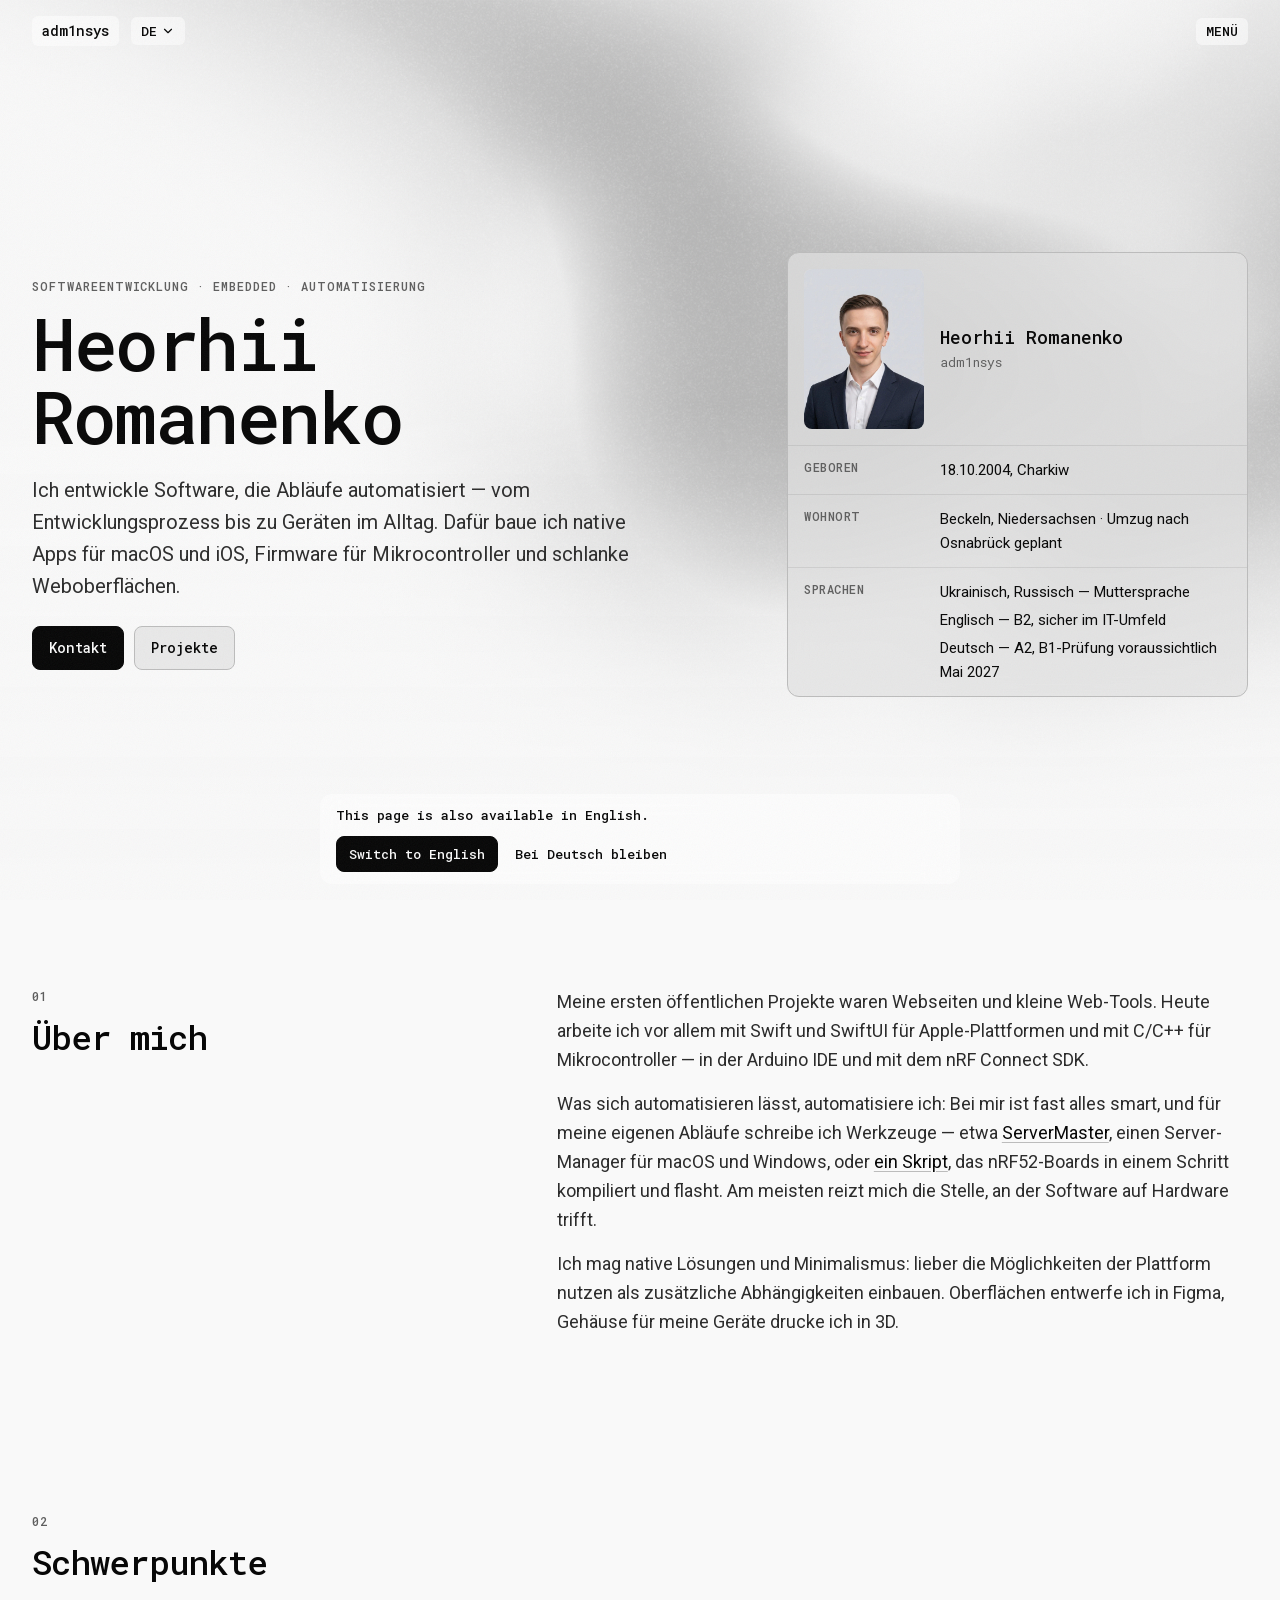
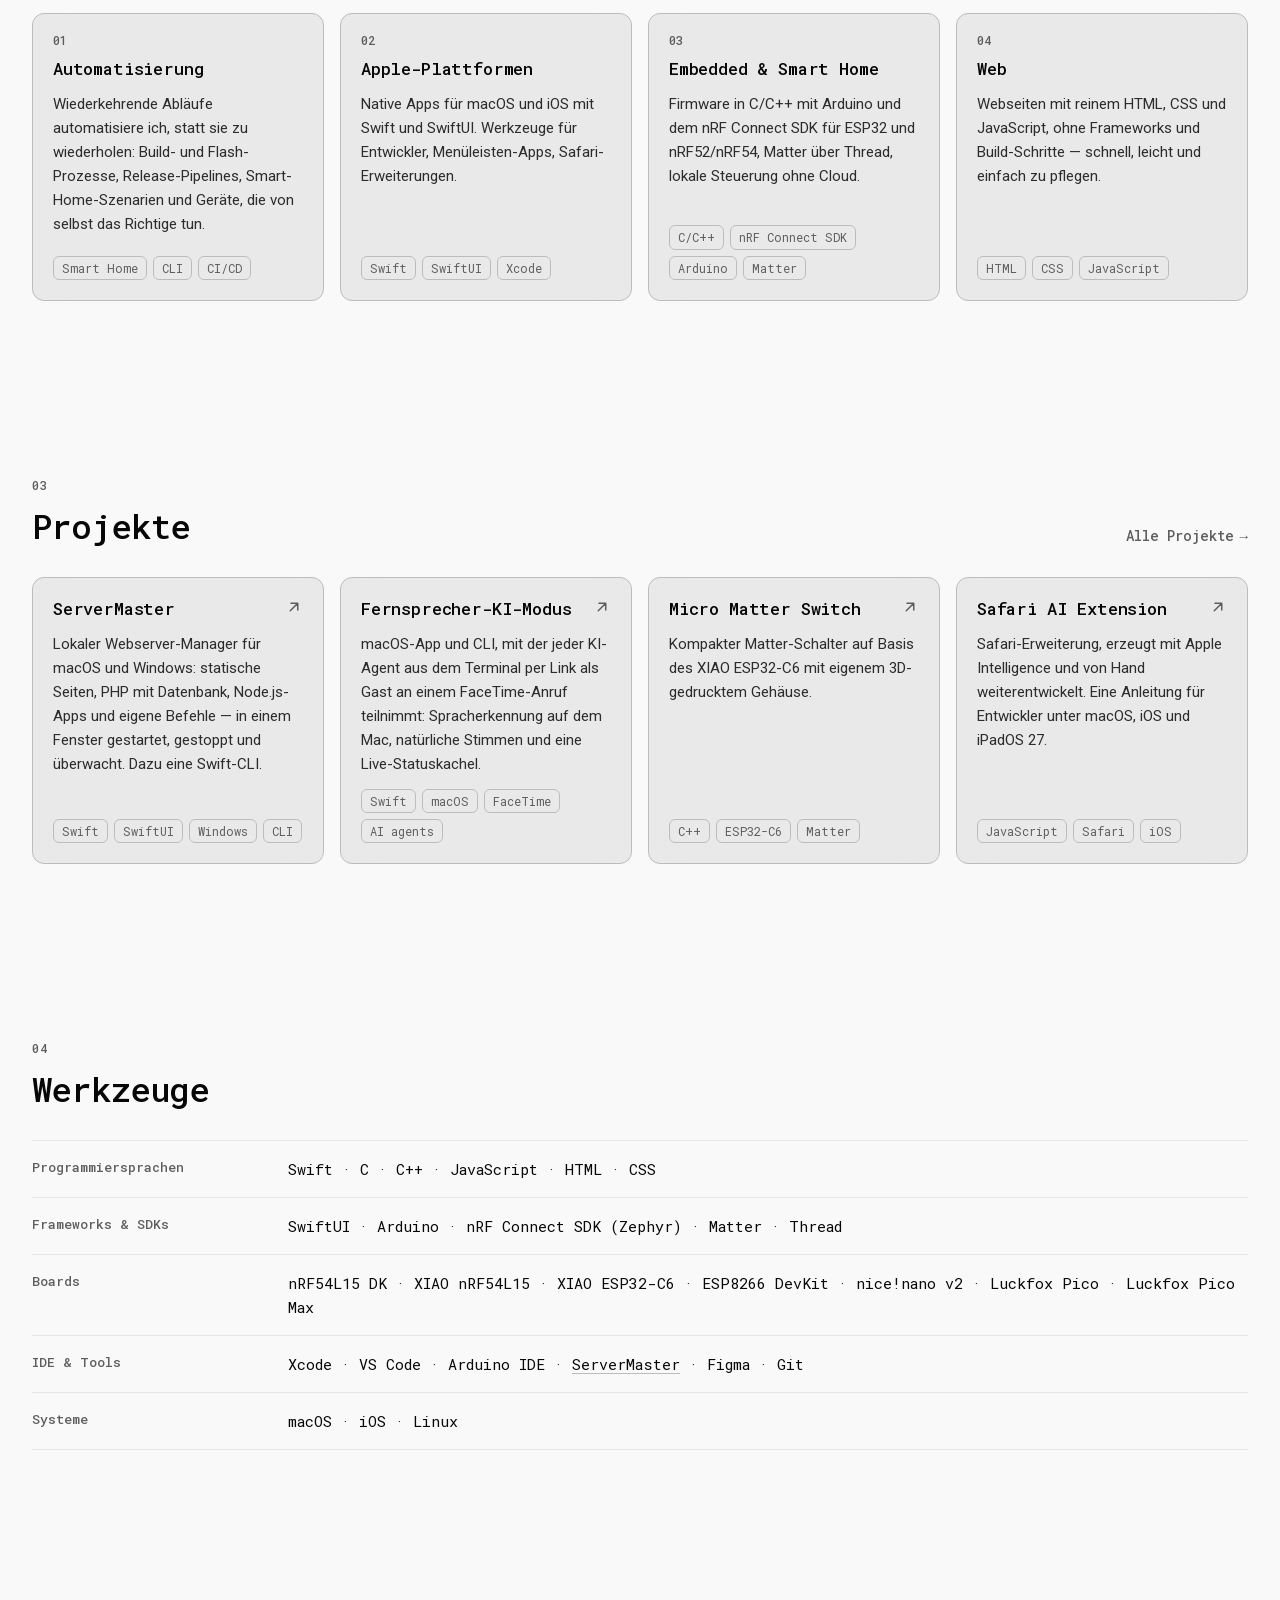
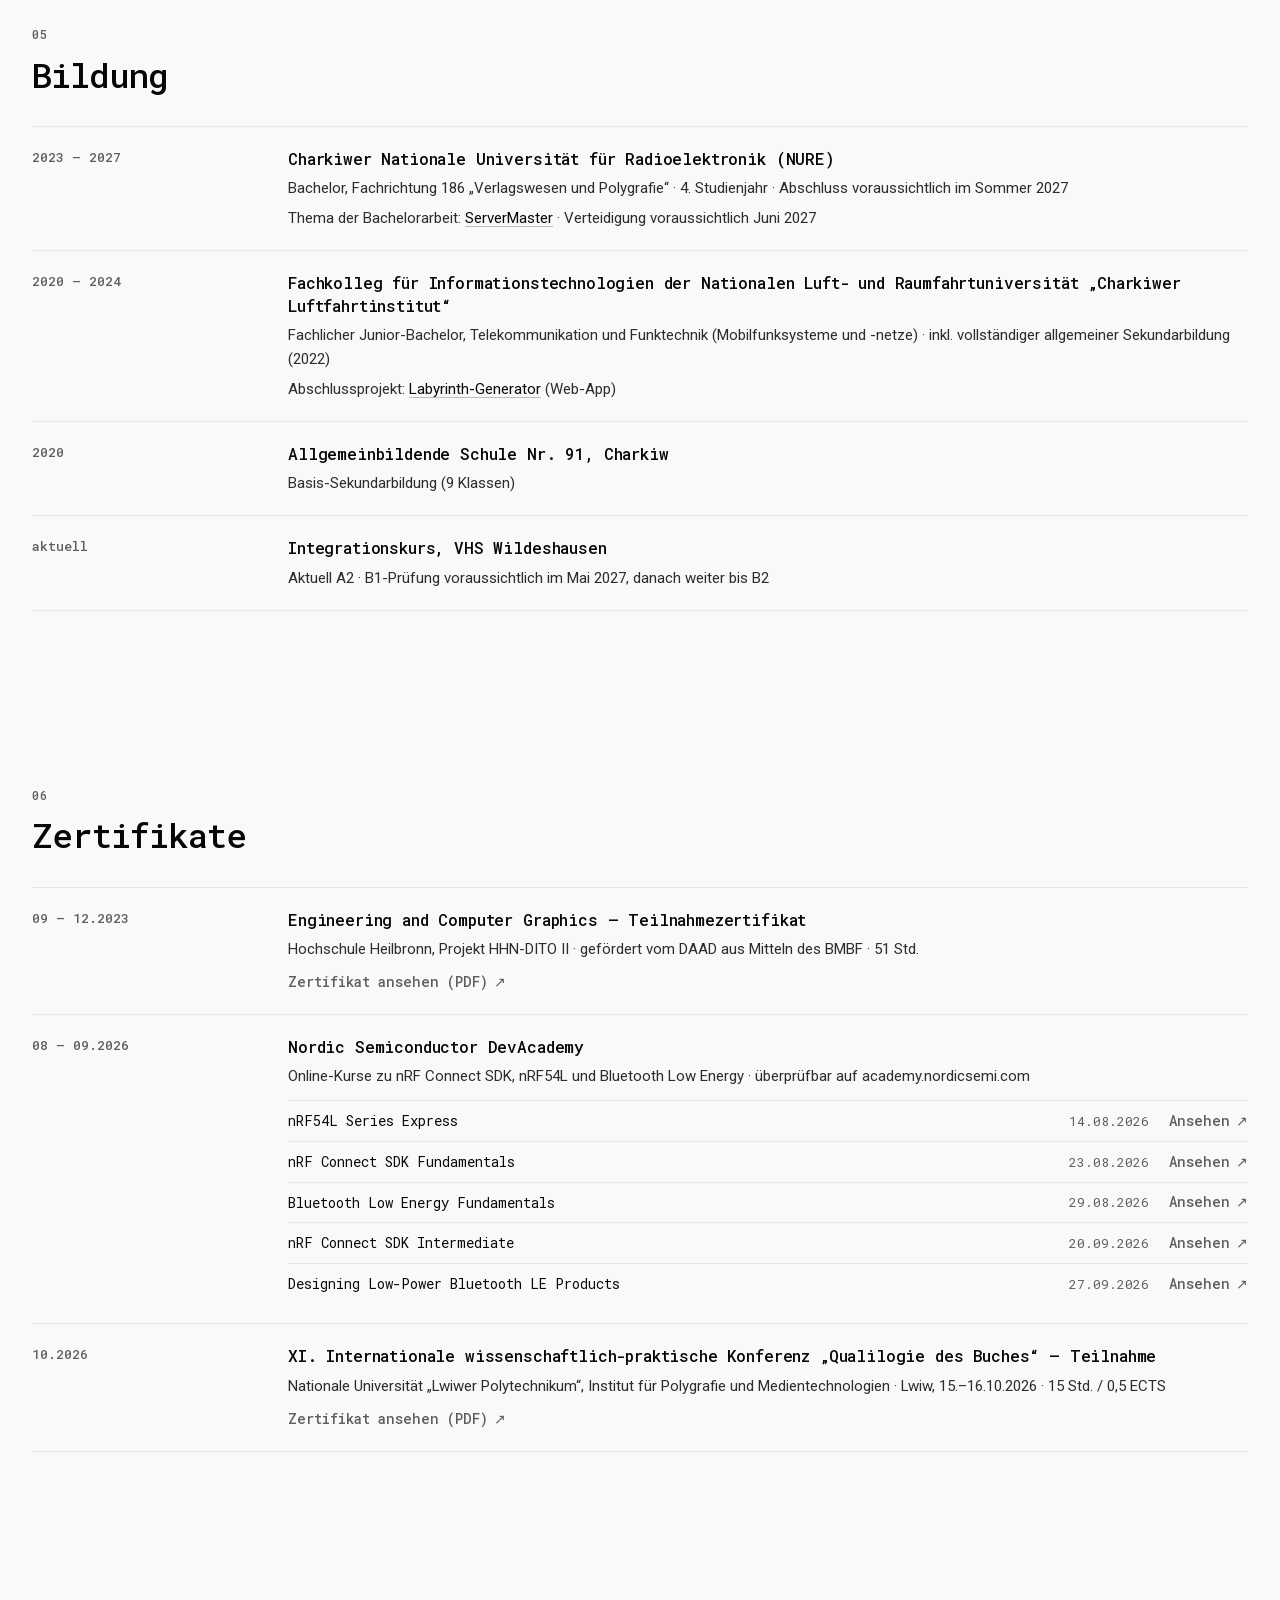
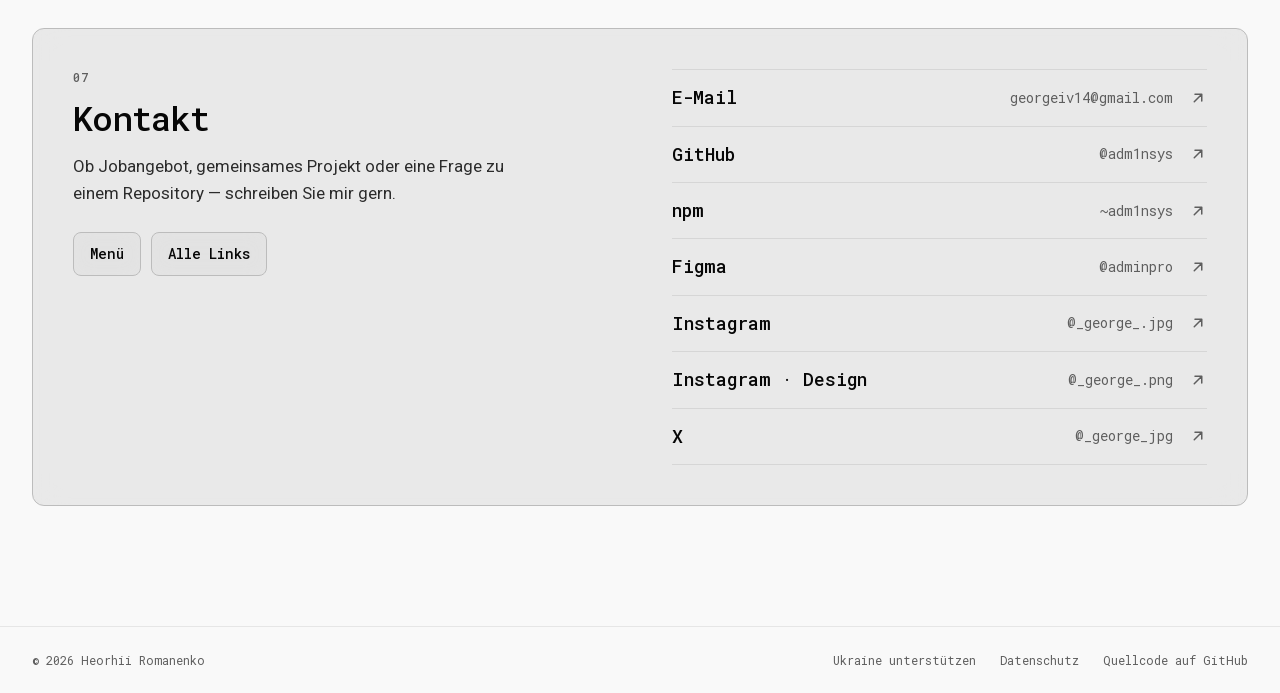
<file: web/index.html>
<!doctype html>
<html lang="de">
  <head>
    <meta charset="utf-8">
    <meta name="viewport" content="width=device-width, initial-scale=1, viewport-fit=cover">
    <title data-i18n="titleAbout">Heorhii Romanenko — Softwareentwickler</title>
    <meta name="description" content="Heorhii Romanenko (adm1nsys): Softwareentwicklung, Embedded und Automatisierung — native Apps für macOS und iOS, Firmware für Mikrocontroller, Smart Home.">
    <meta name="theme-color" content="#070707" media="(prefers-color-scheme: dark)">
    <meta name="theme-color" content="#f9f9f9" media="(prefers-color-scheme: light)">
    <meta property="og:title" content="Heorhii Romanenko — Softwareentwickler">
    <meta property="og:description" content="Softwareentwicklung · Embedded · Automatisierung">
    <link rel="icon" href="assets/img/favicon.svg" type="image/svg+xml">
    <link rel="stylesheet" href="fonts/fonts.css">
    <link rel="stylesheet" href="assets/css/style.css">
  </head>
  <body data-page="about">
    <div class="backdrop" aria-hidden="true"></div>

    <main>
      <section class="wrap hero">
        <div>
          <p class="eyebrow" data-i18n="heroEyebrow">Softwareentwicklung · Embedded · Automatisierung</p>
          <h1>Heorhii<br>Romanenko</h1>
          <p class="hero-lead" data-i18n="heroLead">Ich entwickle Software, die Abläufe automatisiert — vom Entwicklungsprozess bis zu Geräten im Alltag. Dafür baue ich native Apps für macOS und iOS, Firmware für Mikrocontroller und schlanke Weboberflächen.</p>
          <div class="actions">
            <a class="btn btn-primary" href="#contact" data-i18n="btnContact">Kontakt</a>
            <a class="btn" href="projects.html" data-i18n="btnProjects">Projekte</a>
            <a class="btn" href="#" data-cv target="_blank" rel="noopener" data-i18n="btnCv">Lebenslauf (PDF)</a>
          </div>
        </div>

        <aside class="card profile" data-profile>
          <div class="profile-top">
            <div class="portrait" data-photo>HR</div>
            <div>
              <div class="profile-name">Heorhii Romanenko</div>
              <div class="profile-role">adm1nsys</div>
              <div class="birthday-note" data-birthday-note hidden></div>
            </div>
          </div>
          <dl class="facts">
            <div>
              <dt data-i18n="factBorn">Geboren</dt>
              <dd><span data-i18n="factBornValue">18.10.2004, Charkiw</span><span class="fact-note" data-i18n="factBornNote">um 2 Uhr nachts</span></dd>
            </div>
            <div><dt data-i18n="factLocation">Wohnort</dt><dd data-i18n="factLocationValue">Beckeln, Niedersachsen · Umzug nach Osnabrück geplant</dd></div>
            <div>
              <dt data-i18n="factLanguages">Sprachen</dt>
              <dd>
                <ul class="fact-list">
                  <li data-i18n="langNative">Ukrainisch, Russisch — Muttersprache</li>
                  <li data-i18n="langEnglish">Englisch — B2, sicher im IT-Umfeld</li>
                  <li data-i18n="langGerman">Deutsch — A2, B1-Prüfung voraussichtlich Mai 2027</li>
                </ul>
              </dd>
            </div>
          </dl>
        </aside>
      </section>

      <section class="wrap section split" id="about">
        <div>
          <p class="eyebrow">01</p>
          <h2 data-i18n="aboutTitle">Über mich</h2>
        </div>
        <div class="prose">
          <p data-i18n="aboutP1">Meine ersten öffentlichen Projekte waren Webseiten und kleine Web-Tools. Heute arbeite ich vor allem mit Swift und SwiftUI für Apple-Plattformen und mit C/C++ für Mikrocontroller — in der Arduino IDE und mit dem nRF Connect SDK.</p>
          <p data-i18n-html="aboutP2">Was sich automatisieren lässt, automatisiere ich: Bei mir ist fast alles smart, und für meine eigenen Abläufe schreibe ich Werkzeuge — etwa <a href="https://adm1nsys.github.io/ServerMaster/about/?from=adm1nsys" target="_blank" rel="noopener">ServerMaster</a>, einen Server-Manager für macOS und Windows, oder <a href="https://adm1nsys.github.io/Adafruit-UF2-bootloader-auto-flash/?from=adm1nsys" target="_blank" rel="noopener">ein Skript</a>, das nRF52-Boards in einem Schritt kompiliert und flasht. Am meisten reizt mich die Stelle, an der Software auf Hardware trifft.</p>
          <p data-i18n="aboutP3">Ich mag native Lösungen und Minimalismus: lieber die Möglichkeiten der Plattform nutzen als zusätzliche Abhängigkeiten einbauen. Oberflächen entwerfe ich in Figma, Gehäuse für meine Geräte drucke ich in 3D.</p>
        </div>
      </section>

      <section class="wrap section" id="focus">
        <div class="section-head">
          <div>
            <p class="eyebrow">02</p>
            <h2 data-i18n="focusTitle">Schwerpunkte</h2>
          </div>
        </div>
        <div class="grid">
          <article class="card focus-card">
            <span class="num">01</span>
            <h3 data-i18n="focusAutomationTitle">Automatisierung</h3>
            <p data-i18n="focusAutomationText">Wiederkehrende Abläufe automatisiere ich, statt sie zu wiederholen: Build- und Flash-Prozesse, Release-Pipelines, Smart-Home-Szenarien und Geräte, die von selbst das Richtige tun.</p>
            <ul class="tags"><li>Smart Home</li><li>CLI</li><li>CI/CD</li></ul>
          </article>
          <article class="card focus-card">
            <span class="num">02</span>
            <h3 data-i18n="focusAppleTitle">Apple-Plattformen</h3>
            <p data-i18n="focusAppleText">Native Apps für macOS und iOS mit Swift und SwiftUI. Werkzeuge für Entwickler, Menüleisten-Apps, Safari-Erweiterungen.</p>
            <ul class="tags"><li>Swift</li><li>SwiftUI</li><li>Xcode</li></ul>
          </article>
          <article class="card focus-card">
            <span class="num">03</span>
            <h3 data-i18n="focusEmbeddedTitle">Embedded &amp; Smart Home</h3>
            <p data-i18n="focusEmbeddedText">Firmware in C/C++ mit Arduino und dem nRF Connect SDK für ESP32 und nRF52/nRF54, Matter über Thread, lokale Steuerung ohne Cloud.</p>
            <ul class="tags"><li>C/C++</li><li>nRF Connect SDK</li><li>Arduino</li><li>Matter</li></ul>
          </article>
          <article class="card focus-card">
            <span class="num">04</span>
            <h3 data-i18n="focusWebTitle">Web</h3>
            <p data-i18n="focusWebText">Webseiten mit reinem HTML, CSS und JavaScript, ohne Frameworks und Build-Schritte — schnell, leicht und einfach zu pflegen.</p>
            <ul class="tags"><li>HTML</li><li>CSS</li><li>JavaScript</li></ul>
          </article>
        </div>
      </section>

      <section class="wrap section" id="projects">
        <div class="section-head">
          <div>
            <p class="eyebrow">03</p>
            <h2 data-i18n="projectsTitle">Projekte</h2>
          </div>
          <a class="text-link" href="projects.html"><span data-i18n="projectsAll">Alle Projekte</span> →</a>
        </div>
        <div class="grid">
          <a class="card project" href="https://adm1nsys.github.io/ServerMaster/about/?from=adm1nsys">
            <h3>ServerMaster</h3>
            <p data-i18n="p_servermaster">Lokaler Webserver-Manager für macOS und Windows: statische Seiten, PHP mit Datenbank, Node.js-Apps und eigene Befehle — in einem Fenster gestartet, gestoppt und überwacht. Dazu eine Swift-CLI.</p>
            <ul class="tags"><li>Swift</li><li>SwiftUI</li><li>Windows</li><li>CLI</li></ul>
            <svg class="icon" viewBox="0 0 24 24" fill="none" stroke="currentColor" stroke-width="2" stroke-linecap="round" stroke-linejoin="round" aria-hidden="true"><path d="M7 17L17 7M8 7h9v9"/></svg>
          </a>
          <a class="card project" href="https://adm1nsys.github.io/Fernsprecher-KI-Modus/?from=adm1nsys">
            <h3>Fernsprecher-KI-Modus</h3>
            <p data-i18n="p_fernsprecher">macOS-App und CLI, mit der jeder KI-Agent aus dem Terminal per Link als Gast an einem FaceTime-Anruf teilnimmt: Spracherkennung auf dem Mac, natürliche Stimmen und eine Live-Statuskachel.</p>
            <ul class="tags"><li>Swift</li><li>macOS</li><li>FaceTime</li><li>AI agents</li></ul>
            <svg class="icon" viewBox="0 0 24 24" fill="none" stroke="currentColor" stroke-width="2" stroke-linecap="round" stroke-linejoin="round" aria-hidden="true"><path d="M7 17L17 7M8 7h9v9"/></svg>
          </a>
          <a class="card project" href="https://adm1nsys.github.io/Micro-Matter-Switch/?from=adm1nsys">
            <h3>Micro Matter Switch</h3>
            <p data-i18n="p_mms">Kompakter Matter-Schalter auf Basis des XIAO ESP32-C6 mit eigenem 3D-gedrucktem Gehäuse.</p>
            <ul class="tags"><li>C++</li><li>ESP32-C6</li><li>Matter</li></ul>
            <svg class="icon" viewBox="0 0 24 24" fill="none" stroke="currentColor" stroke-width="2" stroke-linecap="round" stroke-linejoin="round" aria-hidden="true"><path d="M7 17L17 7M8 7h9v9"/></svg>
          </a>
          <a class="card project" href="https://adm1nsys.github.io/Safari-Ai-Extension/?from=adm1nsys">
            <h3>Safari AI Extension</h3>
            <p data-i18n="p_safari">Safari-Erweiterung, erzeugt mit Apple Intelligence und von Hand weiterentwickelt. Eine Anleitung für Entwickler unter macOS, iOS und iPadOS 27.</p>
            <ul class="tags"><li>JavaScript</li><li>Safari</li><li>iOS</li></ul>
            <svg class="icon" viewBox="0 0 24 24" fill="none" stroke="currentColor" stroke-width="2" stroke-linecap="round" stroke-linejoin="round" aria-hidden="true"><path d="M7 17L17 7M8 7h9v9"/></svg>
          </a>
        </div>
      </section>

      <section class="wrap section" id="tools">
        <div class="section-head">
          <div>
            <p class="eyebrow">04</p>
            <h2 data-i18n="toolsTitle">Werkzeuge</h2>
          </div>
        </div>
        <dl class="rows">
          <div><dt data-i18n="toolsLangs">Programmiersprachen</dt><dd>Swift · C · C++ · JavaScript · HTML · CSS</dd></div>
          <div><dt data-i18n="toolsFrameworks">Frameworks &amp; SDKs</dt><dd>SwiftUI · Arduino · nRF Connect SDK (Zephyr) · Matter · Thread</dd></div>
          <div><dt data-i18n="toolsHardware">Boards</dt><dd>nRF54L15 DK · XIAO nRF54L15 · XIAO ESP32-C6 · ESP8266 DevKit · nice!nano v2 · Luckfox Pico · Luckfox Pico Max</dd></div>
          <div><dt data-i18n="toolsSoftware">IDE &amp; Tools</dt><dd>Xcode · VS Code · Arduino IDE · <a href="https://adm1nsys.github.io/ServerMaster/about/?from=adm1nsys" target="_blank" rel="noopener">ServerMaster</a> · Figma · Git</dd></div>
          <div><dt data-i18n="toolsSystems">Systeme</dt><dd>macOS · iOS · Linux</dd></div>
        </dl>
      </section>

      <section class="wrap section" id="education">
        <div class="section-head">
          <div>
            <p class="eyebrow">05</p>
            <h2 data-i18n="eduTitle">Bildung</h2>
          </div>
        </div>
        <ol class="timeline">
          <li>
            <span class="timeline-date">2023 – 2027</span>
            <div>
              <h3 data-i18n="eduUniTitle">Charkiwer Nationale Universität für Radioelektronik (NURE)</h3>
              <p data-i18n="eduUniMeta">Bachelor, Fachrichtung 186 „Verlagswesen und Polygrafie“ · 4. Studienjahr · Abschluss voraussichtlich im Sommer 2027</p>
              <p data-i18n-html="eduUniThesis">Thema der Bachelorarbeit: <a href="https://adm1nsys.github.io/ServerMaster/about/?from=adm1nsys" target="_blank" rel="noopener">ServerMaster</a> · Verteidigung voraussichtlich Juni 2027</p>
            </div>
          </li>
          <li>
            <span class="timeline-date">2020 – 2024</span>
            <div>
              <h3 data-i18n="eduCollegeTitle">Fachkolleg für Informationstechnologien der Nationalen Luft- und Raumfahrtuniversität „Charkiwer Luftfahrtinstitut“</h3>
              <p data-i18n="eduCollegeMeta">Fachlicher Junior-Bachelor, Telekommunikation und Funktechnik (Mobilfunksysteme und -netze) · inkl. vollständiger allgemeiner Sekundarbildung (2022)</p>
              <p data-i18n-html="eduCollegeThesis">Abschlussprojekt: <a href="https://adm1nsys.github.io/education/college/2024-diploma-micromouse/" target="_blank" rel="noopener">Labyrinth-Generator</a> (Web-App)</p>
            </div>
          </li>
          <li>
            <span class="timeline-date">2020</span>
            <div>
              <h3 data-i18n="eduSchoolTitle">Allgemeinbildende Schule Nr. 91, Charkiw</h3>
              <p data-i18n="eduSchoolMeta">Basis-Sekundarbildung (9 Klassen)</p>
            </div>
          </li>
          <li>
            <span class="timeline-date" data-i18n="eduNow">aktuell</span>
            <div>
              <h3 data-i18n="eduGermanTitle">Integrationskurs, VHS Wildeshausen</h3>
              <p data-i18n="eduGermanMeta">Aktuell A2 · B1-Prüfung voraussichtlich im Mai 2027, danach weiter bis B2</p>
            </div>
          </li>
        </ol>
      </section>

      <section class="wrap section" id="certificates">
        <div class="section-head">
          <div>
            <p class="eyebrow">06</p>
            <h2 data-i18n="certTitle">Zertifikate</h2>
          </div>
        </div>
        <ol class="timeline">
          <li>
            <span class="timeline-date">09 – 12.2023</span>
            <div>
              <h3 data-i18n="certHhnTitle">Engineering and Computer Graphics — Teilnahmezertifikat</h3>
              <p data-i18n="certHhnMeta">Hochschule Heilbronn, Projekt HHN-DITO II · gefördert vom DAAD aus Mitteln des BMBF · 51 Std.</p>
              <a class="text-link" href="assets/files/certificates/hhn-daad-engineering-graphics.pdf" target="_blank" rel="noopener"><span data-i18n="certOpen">Zertifikat ansehen (PDF)</span> ↗</a>
            </div>
          </li>
          <li>
            <span class="timeline-date">08 – 09.2026</span>
            <div>
              <h3>Nordic Semiconductor DevAcademy</h3>
              <p data-i18n="certNordicMeta">Online-Kurse zu nRF Connect SDK, nRF54L und Bluetooth Low Energy · überprüfbar auf academy.nordicsemi.com</p>
              <ul class="cert-list">
                <li><span class="cert-name">nRF54L Series Express</span><span class="cert-date">14.08.2026</span><a class="text-link" href="assets/files/certificates/nordic-nrf54l-series-express.pdf" target="_blank" rel="noopener"><span data-i18n="certView">Ansehen</span> ↗</a></li>
                <li><span class="cert-name">nRF Connect SDK Fundamentals</span><span class="cert-date">23.08.2026</span><a class="text-link" href="assets/files/certificates/nordic-ncs-fundamentals.pdf" target="_blank" rel="noopener"><span data-i18n="certView">Ansehen</span> ↗</a></li>
                <li><span class="cert-name">Bluetooth Low Energy Fundamentals</span><span class="cert-date">29.08.2026</span><a class="text-link" href="assets/files/certificates/nordic-ble-fundamentals.pdf" target="_blank" rel="noopener"><span data-i18n="certView">Ansehen</span> ↗</a></li>
                <li><span class="cert-name">nRF Connect SDK Intermediate</span><span class="cert-date">20.09.2026</span><a class="text-link" href="assets/files/certificates/nordic-ncs-intermediate.pdf" target="_blank" rel="noopener"><span data-i18n="certView">Ansehen</span> ↗</a></li>
                <li><span class="cert-name">Designing Low-Power Bluetooth LE Products</span><span class="cert-date">27.09.2026</span><a class="text-link" href="assets/files/certificates/nordic-low-power-ble.pdf" target="_blank" rel="noopener"><span data-i18n="certView">Ansehen</span> ↗</a></li>
              </ul>
            </div>
          </li>
          <li>
            <span class="timeline-date">10.2026</span>
            <div>
              <h3 data-i18n="certConfTitle">XI. Internationale wissenschaftlich-praktische Konferenz „Qualilogie des Buches“ — Teilnahme</h3>
              <p data-i18n="certConfMeta">Nationale Universität „Lwiwer Polytechnikum“, Institut für Polygrafie und Medientechnologien · Lwiw, 15.–16.10.2026 · 15 Std. / 0,5 ECTS</p>
              <a class="text-link" href="assets/files/certificates/conference-kvalilogiya-knyhy-2026.pdf" target="_blank" rel="noopener"><span data-i18n="certOpen">Zertifikat ansehen (PDF)</span> ↗</a>
            </div>
          </li>
        </ol>
      </section>

      <section class="wrap section" id="contact">
        <div class="card contact">
          <div class="contact-text">
            <p class="eyebrow">07</p>
            <h2 data-i18n="contactTitle">Kontakt</h2>
            <p data-i18n="contactText">Ob Jobangebot, gemeinsames Projekt oder eine Frage zu einem Repository — schreiben Sie mir gern.</p>
            <div class="actions">
              <a class="btn" href="menu.html" data-i18n="menu">Menü</a>
              <a class="btn" href="links.html" data-i18n="btnAllLinks">Alle Links</a>
            </div>
          </div>
          <div class="link-list" data-contact-links></div>
        </div>
      </section>
    </main>

    <script src="assets/js/config.js"></script>
    <script src="assets/js/i18n.js"></script>
    <script src="assets/js/app.js"></script>
  </body>
</html>
</file>
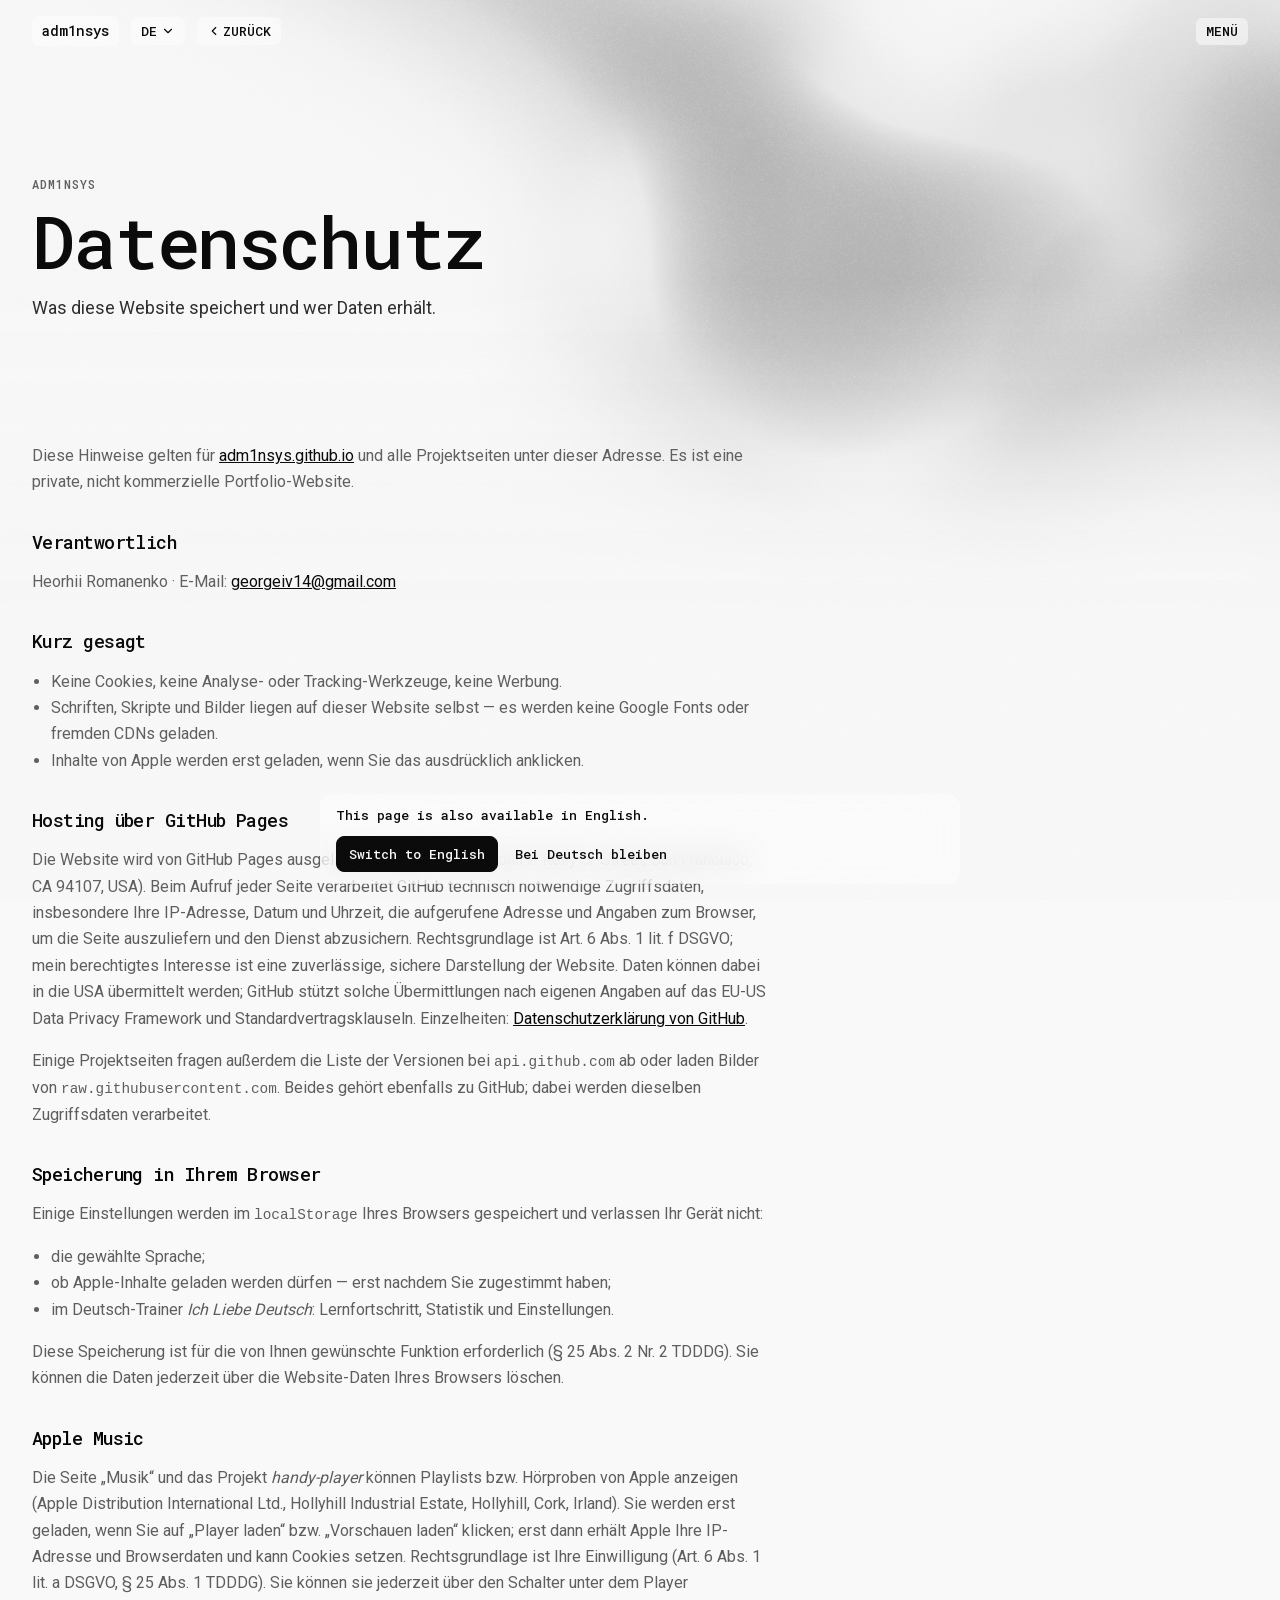
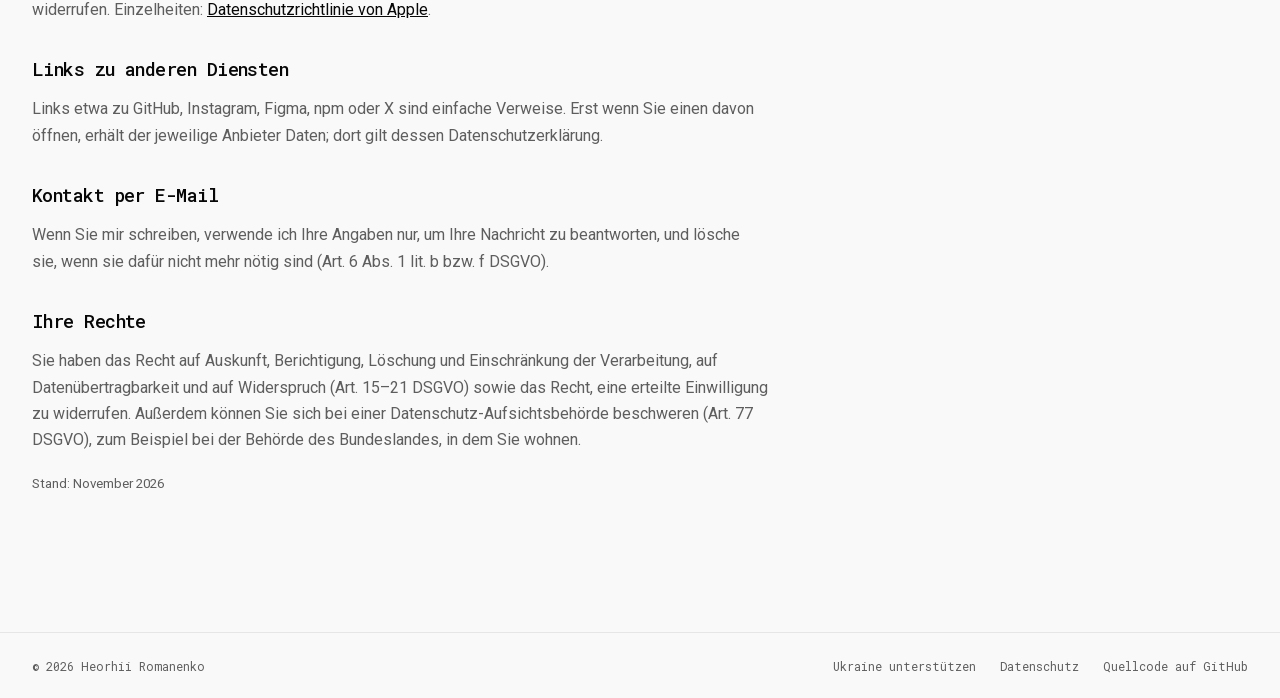
<file: web/datenschutz.html>
<!doctype html>
<html lang="de">
  <head>
    <meta charset="utf-8">
    <meta name="viewport" content="width=device-width, initial-scale=1, viewport-fit=cover">
    <title data-i18n="titlePrivacy">Datenschutz — Heorhii Romanenko</title>
    <meta name="description" content="Datenschutzhinweise für adm1nsys.github.io und die Projektseiten.">
    <meta name="theme-color" content="#070707" media="(prefers-color-scheme: dark)">
    <meta name="theme-color" content="#f9f9f9" media="(prefers-color-scheme: light)">
    <link rel="icon" href="assets/img/favicon.svg" type="image/svg+xml">
    <link rel="stylesheet" href="fonts/fonts.css">
    <link rel="stylesheet" href="assets/css/style.css">
    <style>
      .legal { max-width: 46rem; }
      .legal h2 { margin: 2.25rem 0 0.6rem; font-size: 1.15rem; }
      .legal p, .legal li { color: var(--muted); line-height: 1.65; }
      .legal ul { padding-left: 1.2rem; }
      .legal code { font-size: 0.9em; }
      .legal a { color: var(--text); }
      .legal-note:empty { display: none; }
      html[lang="de"] .legal-en, html:not([lang="de"]) .legal-de { display: none; }
    </style>
  </head>
  <body data-page="privacy">
    <div class="backdrop backdrop-short" aria-hidden="true"></div>

    <main class="wrap">
      <header class="page-head">
        <p class="eyebrow">adm1nsys</p>
        <h1 data-i18n="privacyTitle">Datenschutz</h1>
        <p data-i18n="privacyLead">Was diese Website speichert und wer Daten erhält.</p>
        <p class="legal-note" data-i18n="privacyOther"></p>
      </header>

      <article class="section legal legal-de" lang="de">
        <p>Diese Hinweise gelten für <a href="https://adm1nsys.github.io/adm1nsys/">adm1nsys.github.io</a> und alle Projektseiten unter dieser Adresse. Es ist eine private, nicht kommerzielle Portfolio-Website.</p>

        <h2>Verantwortlich</h2>
        <p>Heorhii Romanenko · E-Mail: <a href="mailto:georgeiv14@gmail.com">georgeiv14@gmail.com</a></p>

        <h2>Kurz gesagt</h2>
        <ul>
          <li>Keine Cookies, keine Analyse- oder Tracking-Werkzeuge, keine Werbung.</li>
          <li>Schriften, Skripte und Bilder liegen auf dieser Website selbst — es werden keine Google Fonts oder fremden CDNs geladen.</li>
          <li>Inhalte von Apple werden erst geladen, wenn Sie das ausdrücklich anklicken.</li>
        </ul>

        <h2>Hosting über GitHub Pages</h2>
        <p>Die Website wird von GitHub Pages ausgeliefert (GitHub, Inc., 88 Colin P. Kelly Jr. Street, San Francisco, CA 94107, USA). Beim Aufruf jeder Seite verarbeitet GitHub technisch notwendige Zugriffsdaten, insbesondere Ihre IP-Adresse, Datum und Uhrzeit, die aufgerufene Adresse und Angaben zum Browser, um die Seite auszuliefern und den Dienst abzusichern. Rechtsgrundlage ist Art. 6 Abs. 1 lit. f DSGVO; mein berechtigtes Interesse ist eine zuverlässige, sichere Darstellung der Website. Daten können dabei in die USA übermittelt werden; GitHub stützt solche Übermittlungen nach eigenen Angaben auf das EU-US Data Privacy Framework und Standardvertragsklauseln. Einzelheiten: <a href="https://docs.github.com/de/site-policy/privacy-policies/github-general-privacy-statement" target="_blank" rel="noopener">Datenschutzerklärung von GitHub</a>.</p>
        <p>Einige Projektseiten fragen außerdem die Liste der Versionen bei <code>api.github.com</code> ab oder laden Bilder von <code>raw.githubusercontent.com</code>. Beides gehört ebenfalls zu GitHub; dabei werden dieselben Zugriffsdaten verarbeitet.</p>

        <h2>Speicherung in Ihrem Browser</h2>
        <p>Einige Einstellungen werden im <code>localStorage</code> Ihres Browsers gespeichert und verlassen Ihr Gerät nicht:</p>
        <ul>
          <li>die gewählte Sprache;</li>
          <li>ob Apple-Inhalte geladen werden dürfen — erst nachdem Sie zugestimmt haben;</li>
          <li>im Deutsch-Trainer <em>Ich Liebe Deutsch</em>: Lernfortschritt, Statistik und Einstellungen.</li>
        </ul>
        <p>Diese Speicherung ist für die von Ihnen gewünschte Funktion erforderlich (§ 25 Abs. 2 Nr. 2 TDDDG). Sie können die Daten jederzeit über die Website-Daten Ihres Browsers löschen.</p>

        <h2>Apple Music</h2>
        <p>Die Seite „Musik“ und das Projekt <em>handy-player</em> können Playlists bzw. Hörproben von Apple anzeigen (Apple Distribution International Ltd., Hollyhill Industrial Estate, Hollyhill, Cork, Irland). Sie werden erst geladen, wenn Sie auf „Player laden“ bzw. „Vorschauen laden“ klicken; erst dann erhält Apple Ihre IP-Adresse und Browserdaten und kann Cookies setzen. Rechtsgrundlage ist Ihre Einwilligung (Art. 6 Abs. 1 lit. a DSGVO, § 25 Abs. 1 TDDDG). Sie können sie jederzeit über den Schalter unter dem Player widerrufen. Einzelheiten: <a href="https://www.apple.com/de/legal/privacy/" target="_blank" rel="noopener">Datenschutzrichtlinie von Apple</a>.</p>

        <h2>Links zu anderen Diensten</h2>
        <p>Links etwa zu GitHub, Instagram, Figma, npm oder X sind einfache Verweise. Erst wenn Sie einen davon öffnen, erhält der jeweilige Anbieter Daten; dort gilt dessen Datenschutzerklärung.</p>

        <h2>Kontakt per E-Mail</h2>
        <p>Wenn Sie mir schreiben, verwende ich Ihre Angaben nur, um Ihre Nachricht zu beantworten, und lösche sie, wenn sie dafür nicht mehr nötig sind (Art. 6 Abs. 1 lit. b bzw. f DSGVO).</p>

        <h2>Ihre Rechte</h2>
        <p>Sie haben das Recht auf Auskunft, Berichtigung, Löschung und Einschränkung der Verarbeitung, auf Datenübertragbarkeit und auf Widerspruch (Art. 15–21 DSGVO) sowie das Recht, eine erteilte Einwilligung zu widerrufen. Außerdem können Sie sich bei einer Datenschutz-Aufsichtsbehörde beschweren (Art. 77 DSGVO), zum Beispiel bei der Behörde des Bundeslandes, in dem Sie wohnen.</p>

        <p><small>Stand: November 2026</small></p>
      </article>

      <article class="section legal legal-en" lang="en">
        <p>This notice covers <a href="https://adm1nsys.github.io/adm1nsys/">adm1nsys.github.io</a> and every project page under that address. It is a private, non-commercial portfolio website.</p>

        <h2>Controller</h2>
        <p>Heorhii Romanenko · E-mail: <a href="mailto:georgeiv14@gmail.com">georgeiv14@gmail.com</a></p>

        <h2>In short</h2>
        <ul>
          <li>No cookies, no analytics or tracking tools, no advertising.</li>
          <li>Fonts, scripts and images are served by this website itself — no Google Fonts or third-party CDNs are loaded.</li>
          <li>Content from Apple is only loaded after you explicitly click to load it.</li>
        </ul>

        <h2>Hosting on GitHub Pages</h2>
        <p>The website is served by GitHub Pages (GitHub, Inc., 88 Colin P. Kelly Jr. Street, San Francisco, CA 94107, USA). For every page request GitHub processes technically necessary access data — in particular your IP address, date and time, the requested address and browser details — to deliver the page and keep the service secure. The legal basis is Art. 6(1)(f) GDPR; my legitimate interest is a reliable and secure website. Data may be transferred to the USA; according to GitHub, such transfers rely on the EU-US Data Privacy Framework and Standard Contractual Clauses. Details: <a href="https://docs.github.com/en/site-policy/privacy-policies/github-general-privacy-statement" target="_blank" rel="noopener">GitHub Privacy Statement</a>.</p>
        <p>Some project pages also request their list of versions from <code>api.github.com</code> or load images from <code>raw.githubusercontent.com</code>. Both belong to GitHub as well and process the same access data.</p>

        <h2>Storage in your browser</h2>
        <p>Some settings are kept in your browser's <code>localStorage</code> and never leave your device:</p>
        <ul>
          <li>the language you chose;</li>
          <li>whether Apple content may be loaded — only after you have agreed;</li>
          <li>in the German trainer <em>Ich Liebe Deutsch</em>: learning progress, statistics and settings.</li>
        </ul>
        <p>This storage is required for the feature you asked for (Section 25(2) no. 2 TDDDG). You can delete it at any time through your browser's website data.</p>

        <h2>Apple Music</h2>
        <p>The “Music” page and the <em>handy-player</em> project can show playlists or song previews from Apple (Apple Distribution International Ltd., Hollyhill Industrial Estate, Hollyhill, Cork, Ireland). They are only loaded when you click “Load player” or “Load previews”; only then does Apple receive your IP address and browser data and may set cookies. The legal basis is your consent (Art. 6(1)(a) GDPR, Section 25(1) TDDDG). You can withdraw it at any time with the switch below the player. Details: <a href="https://www.apple.com/legal/privacy/" target="_blank" rel="noopener">Apple Privacy Policy</a>.</p>

        <h2>Links to other services</h2>
        <p>Links to GitHub, Instagram, Figma, npm, X and similar services are plain links. A provider only receives data once you open one of them, and its own privacy policy applies there.</p>

        <h2>Contact by e-mail</h2>
        <p>If you write to me, I use your details only to answer your message and delete them once they are no longer needed for that (Art. 6(1)(b) or (f) GDPR).</p>

        <h2>Your rights</h2>
        <p>You have the right of access, rectification, erasure, restriction of processing, data portability and objection (Art. 15–21 GDPR), and the right to withdraw any consent you have given. You can also lodge a complaint with a data protection supervisory authority (Art. 77 GDPR), for example the one in the German state or country where you live.</p>

        <p><small>Last updated: November 2026</small></p>
      </article>
    </main>

    <script src="assets/js/config.js"></script>
    <script src="assets/js/i18n.js"></script>
    <script src="assets/js/app.js"></script>
  </body>
</html>
</file>
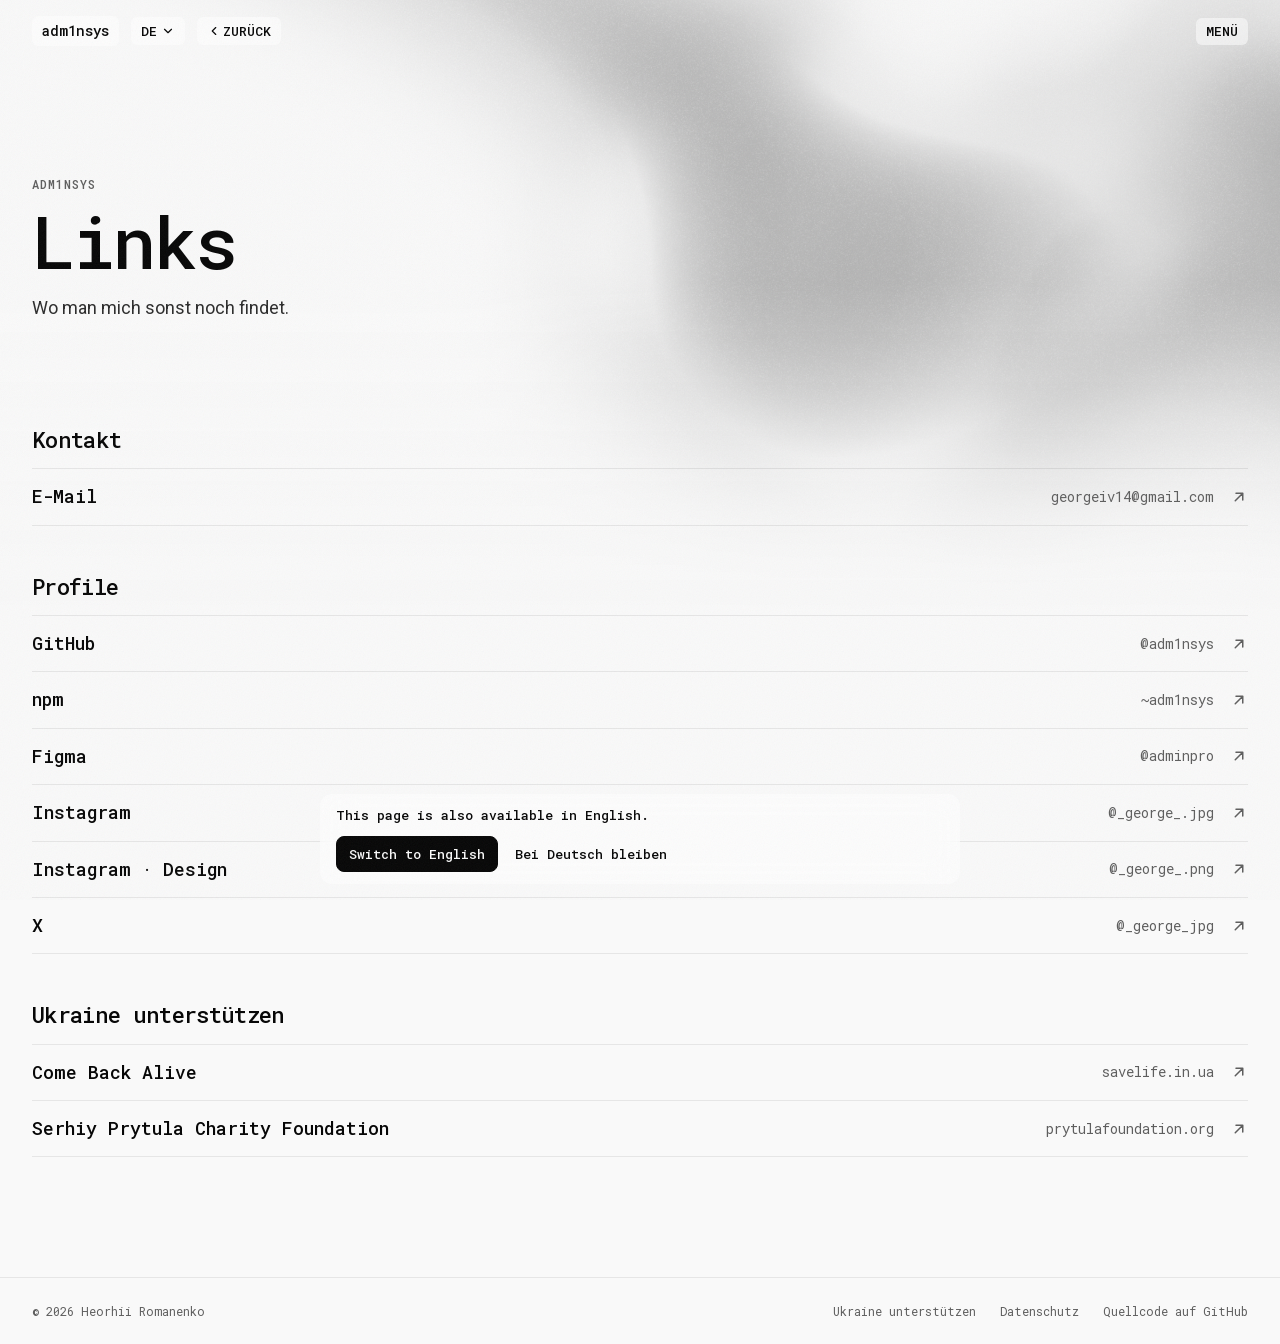
<file: web/links.html>
<!doctype html>
<html lang="de">
  <head>
    <meta charset="utf-8">
    <meta name="viewport" content="width=device-width, initial-scale=1, viewport-fit=cover">
    <title data-i18n="titleLinks">Links — Heorhii Romanenko</title>
    <meta name="description" content="Links und Profile von Heorhii Romanenko.">
    <meta name="theme-color" content="#070707" media="(prefers-color-scheme: dark)">
    <meta name="theme-color" content="#f9f9f9" media="(prefers-color-scheme: light)">
    <meta property="og:title" content="Links — Heorhii Romanenko">
    <meta property="og:description" content="Softwareentwicklung · Embedded · Automatisierung">
    <link rel="icon" href="assets/img/favicon.svg" type="image/svg+xml">
    <link rel="stylesheet" href="fonts/fonts.css">
    <link rel="stylesheet" href="assets/css/style.css">
  </head>
  <body data-page="links">
    <div class="backdrop backdrop-short" aria-hidden="true"></div>

    <main class="wrap">
      <header class="page-head">
        <p class="eyebrow">adm1nsys</p>
        <h1 data-i18n="linksTitle">Links</h1>
        <p data-i18n="linksLead">Wo man mich sonst noch findet.</p>
      </header>
      <div class="section">
        <section class="link-group">
          <h2 data-i18n="linksContact">Kontakt</h2>
          <div class="link-list" data-links-contact></div>
        </section>
        <section class="link-group">
          <h2 data-i18n="linksProfiles">Profile</h2>
          <div class="link-list" data-links-socials></div>
        </section>
        <section class="link-group" id="ukraine">
          <h2 data-i18n="linksUkraine">Ukraine unterstützen</h2>
          <div class="link-list" data-links-support></div>
        </section>
      </div>
    </main>

    <script src="assets/js/config.js"></script>
    <script src="assets/js/i18n.js"></script>
    <script src="assets/js/app.js"></script>
  </body>
</html>
</file>
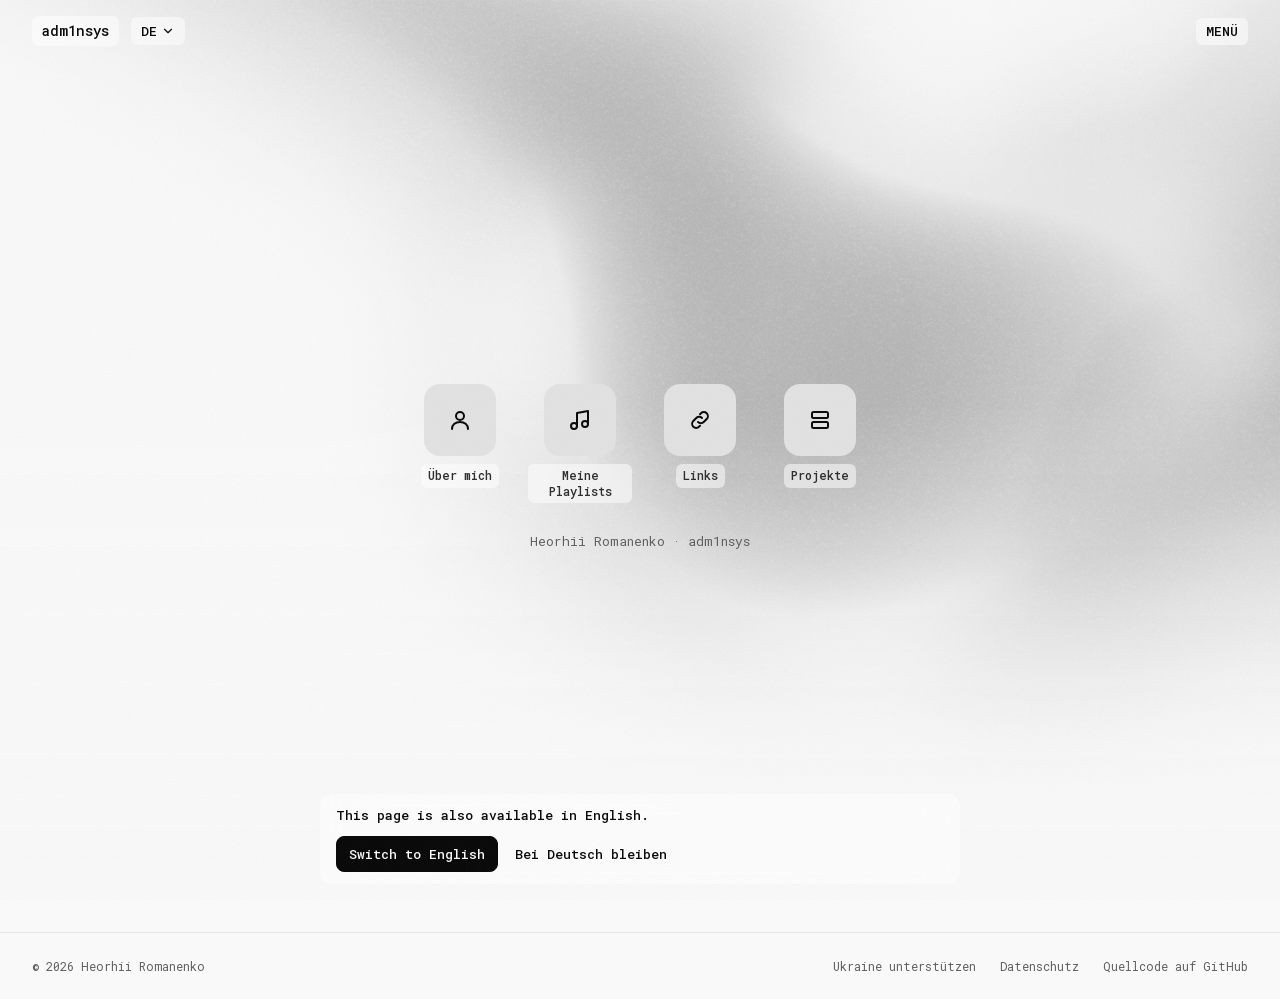
<file: web/menu.html>
<!doctype html>
<html lang="de">
  <head>
    <meta charset="utf-8">
    <meta name="viewport" content="width=device-width, initial-scale=1, viewport-fit=cover">
    <title data-i18n="titleMenu">Menü — Heorhii Romanenko</title>
    <meta name="description" content="Menü: Über mich, Playlists, Links und Projekte von Heorhii Romanenko.">
    <meta name="theme-color" content="#070707" media="(prefers-color-scheme: dark)">
    <meta name="theme-color" content="#f9f9f9" media="(prefers-color-scheme: light)">
    <meta property="og:title" content="Menü — Heorhii Romanenko">
    <meta property="og:description" content="Softwareentwicklung · Embedded · Automatisierung">
    <link rel="icon" href="assets/img/favicon.svg" type="image/svg+xml">
    <link rel="stylesheet" href="fonts/fonts.css">
    <link rel="stylesheet" href="assets/css/style.css">
  </head>
  <body data-page="menu">
    <div class="backdrop" aria-hidden="true"></div>

    <main class="wrap menu-page">
      <h1 class="sr-only" data-i18n="menuTitle">Menü</h1>
      <nav class="menu-grid" data-menu-tiles></nav>
      <p class="menu-meta">Heorhii Romanenko · adm1nsys</p>
    </main>

    <script src="assets/js/config.js"></script>
    <script src="assets/js/i18n.js"></script>
    <script src="assets/js/app.js"></script>
  </body>
</html>
</file>
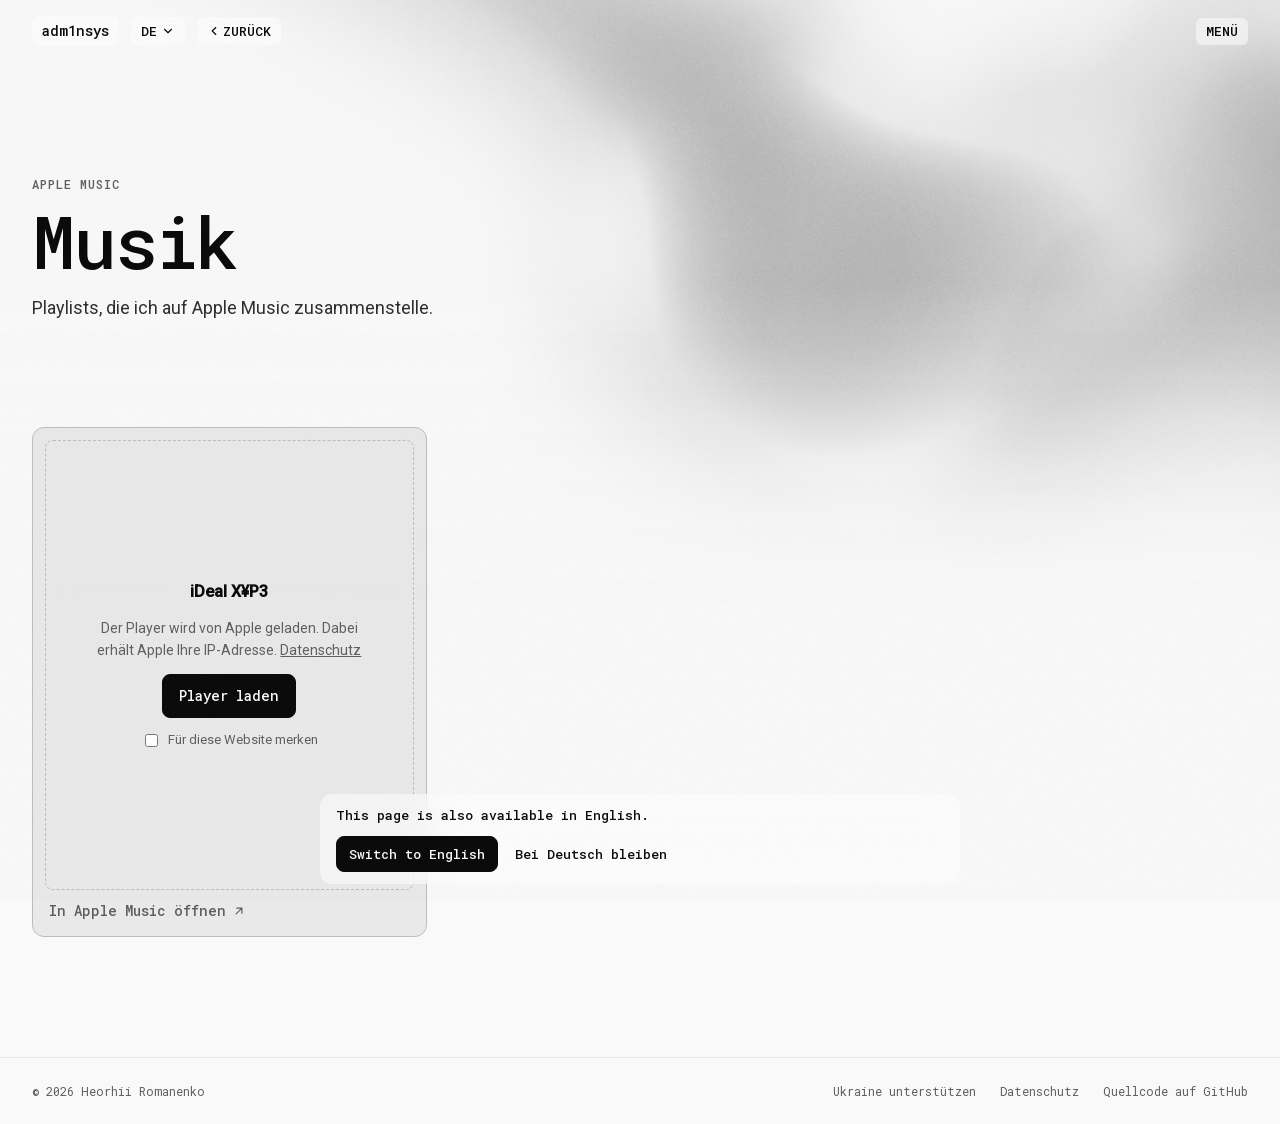
<file: web/music.html>
<!doctype html>
<html lang="de">
  <head>
    <meta charset="utf-8">
    <meta name="viewport" content="width=device-width, initial-scale=1, viewport-fit=cover">
    <title data-i18n="titleMusic">Musik — Heorhii Romanenko</title>
    <meta name="description" content="Apple-Music-Playlists von Heorhii Romanenko.">
    <meta name="theme-color" content="#070707" media="(prefers-color-scheme: dark)">
    <meta name="theme-color" content="#f9f9f9" media="(prefers-color-scheme: light)">
    <meta property="og:title" content="Musik — Heorhii Romanenko">
    <meta property="og:description" content="Softwareentwicklung · Embedded · Automatisierung">
    <link rel="icon" href="assets/img/favicon.svg" type="image/svg+xml">
    <link rel="stylesheet" href="fonts/fonts.css">
    <link rel="stylesheet" href="assets/css/style.css">
  </head>
  <body data-page="music">
    <div class="backdrop backdrop-short" aria-hidden="true"></div>

    <main class="wrap">
      <header class="page-head">
        <p class="eyebrow">Apple Music</p>
        <h1 data-i18n="musicTitle">Musik</h1>
        <p data-i18n="musicLead">Playlists, die ich auf Apple Music zusammenstelle.</p>
      </header>
      <div class="section grid grid-wide" data-playlists></div>
    </main>

    <script src="assets/js/config.js"></script>
    <script src="assets/js/i18n.js"></script>
    <script src="assets/js/app.js"></script>
  </body>
</html>
</file>
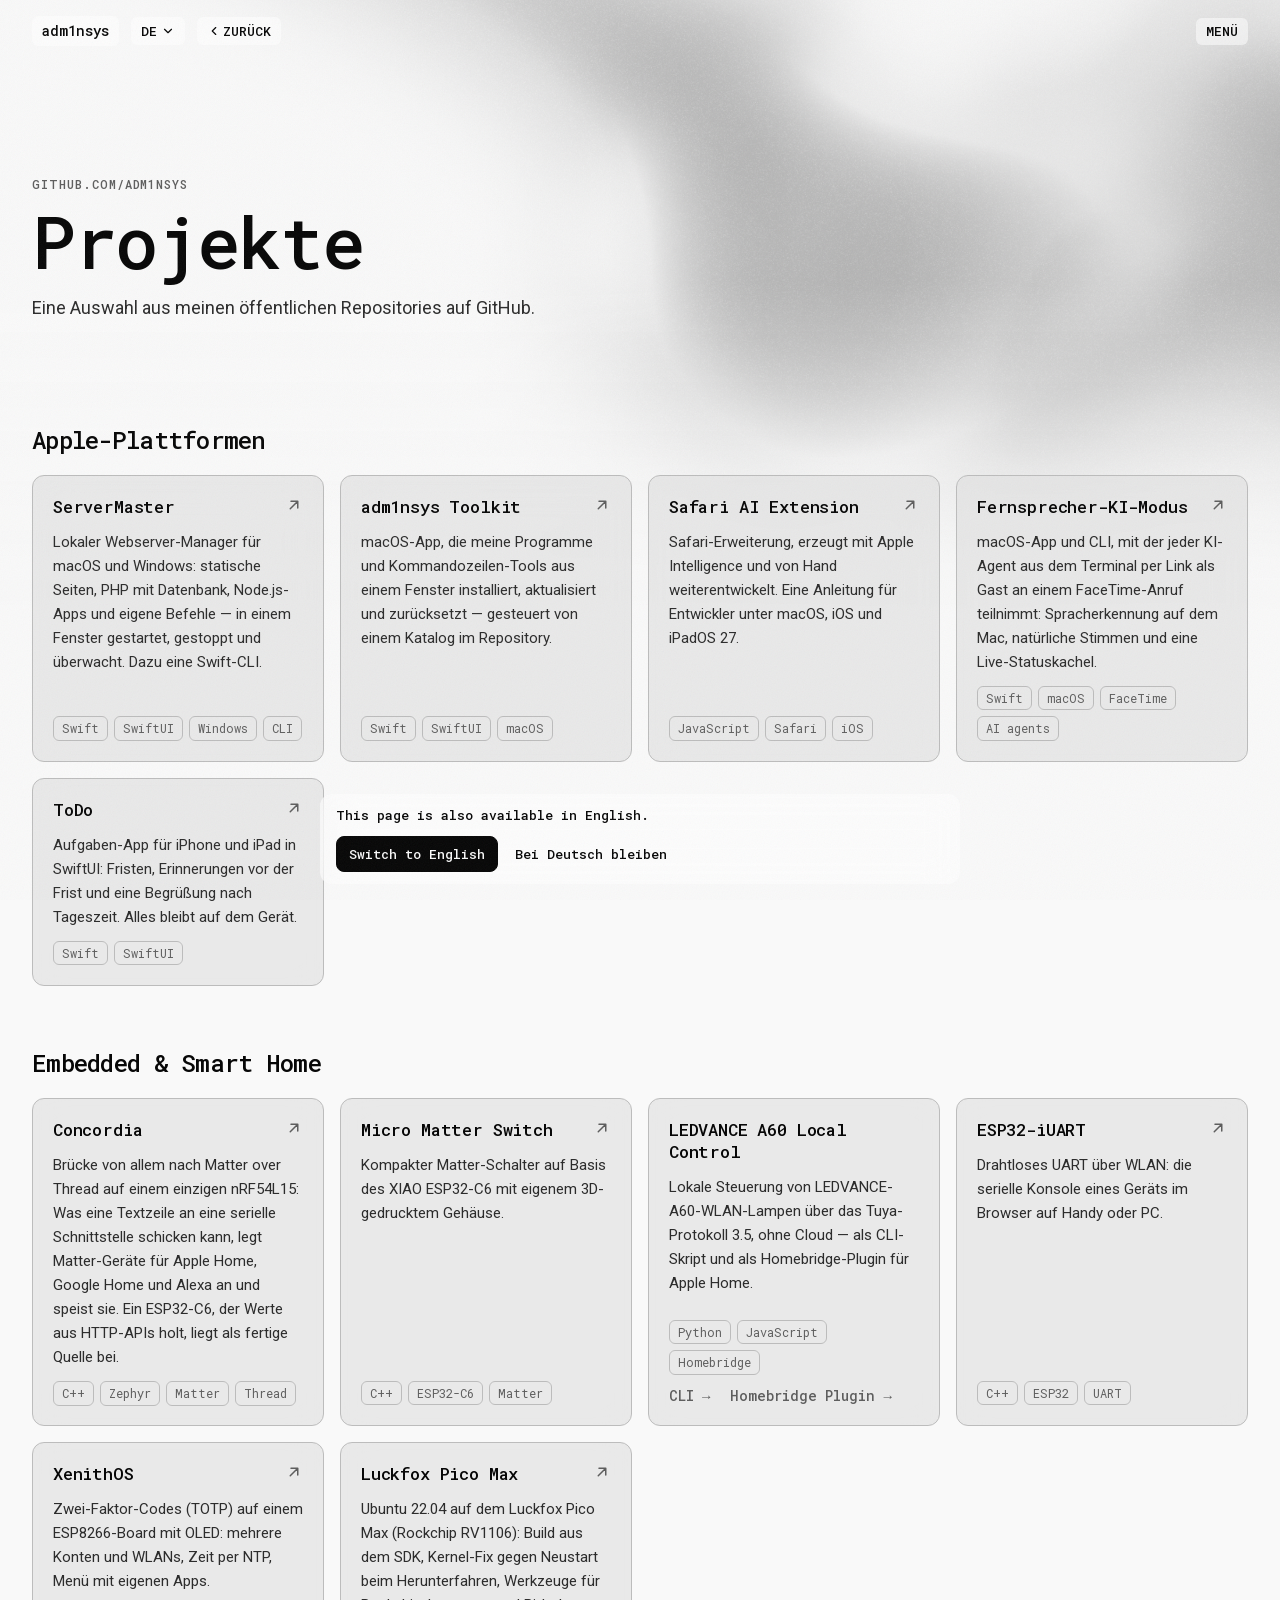
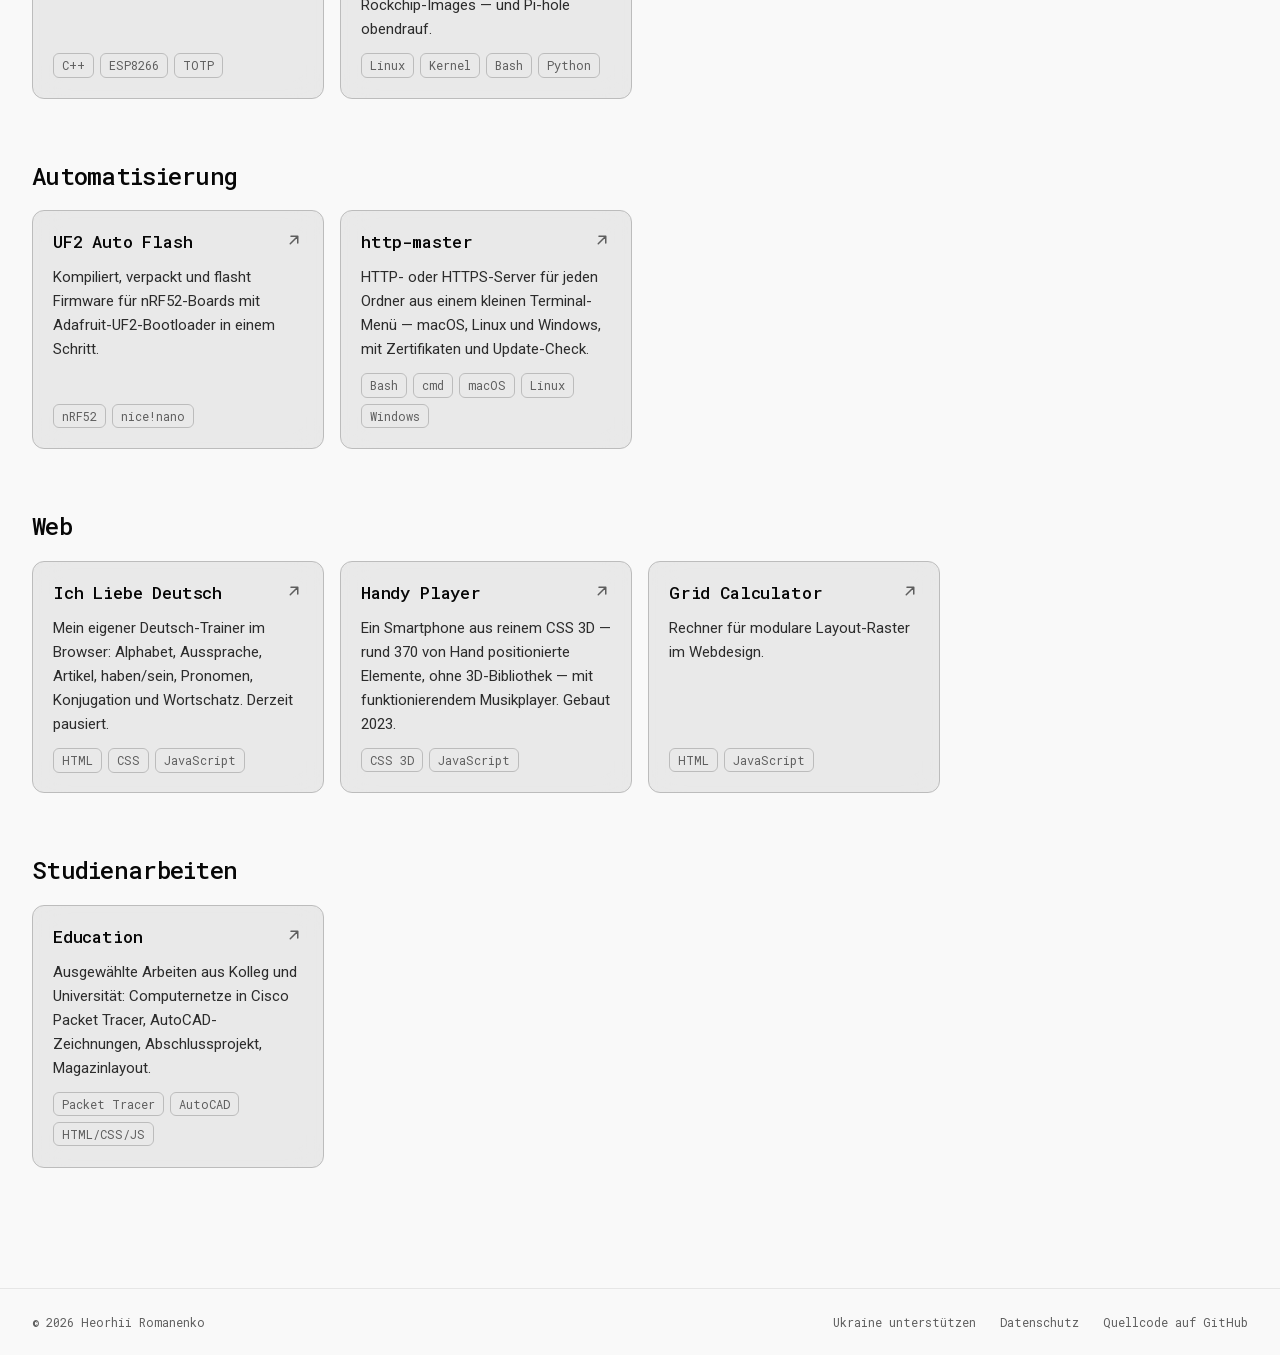
<file: web/projects.html>
<!doctype html>
<html lang="de">
  <head>
    <meta charset="utf-8">
    <meta name="viewport" content="width=device-width, initial-scale=1, viewport-fit=cover">
    <title data-i18n="titleProjects">Projekte — Heorhii Romanenko</title>
    <meta name="description" content="Projekte von Heorhii Romanenko: Apple-Apps, Embedded, Smart Home, Tools und Web.">
    <meta name="theme-color" content="#070707" media="(prefers-color-scheme: dark)">
    <meta name="theme-color" content="#f9f9f9" media="(prefers-color-scheme: light)">
    <meta property="og:title" content="Projekte — Heorhii Romanenko">
    <meta property="og:description" content="Softwareentwicklung · Embedded · Automatisierung">
    <link rel="icon" href="assets/img/favicon.svg" type="image/svg+xml">
    <link rel="stylesheet" href="fonts/fonts.css">
    <link rel="stylesheet" href="assets/css/style.css">
  </head>
  <body data-page="projects">
    <div class="backdrop backdrop-short" aria-hidden="true"></div>

    <main class="wrap">
      <header class="page-head">
        <p class="eyebrow">github.com/adm1nsys</p>
        <h1 data-i18n="projectsTitle">Projekte</h1>
        <p data-i18n="projectsLead">Eine Auswahl aus meinen öffentlichen Repositories auf GitHub.</p>
      </header>
      <div class="section">
        <section class="group">
          <h2 data-i18n="focusAppleTitle">Apple-Plattformen</h2>
          <div class="grid">
          <a class="card project" href="https://adm1nsys.github.io/ServerMaster/about/?from=adm1nsys">
            <h3>ServerMaster</h3>
            <p data-i18n="p_servermaster">Lokaler Webserver-Manager für macOS und Windows: statische Seiten, PHP mit Datenbank, Node.js-Apps und eigene Befehle — in einem Fenster gestartet, gestoppt und überwacht. Dazu eine Swift-CLI.</p>
            <ul class="tags"><li>Swift</li><li>SwiftUI</li><li>Windows</li><li>CLI</li></ul>
            <svg class="icon" viewBox="0 0 24 24" fill="none" stroke="currentColor" stroke-width="2" stroke-linecap="round" stroke-linejoin="round" aria-hidden="true"><path d="M7 17L17 7M8 7h9v9"/></svg>
          </a>
          <a class="card project" href="https://adm1nsys.github.io/ToolKit/about/?from=adm1nsys">
            <h3>adm1nsys Toolkit</h3>
            <p data-i18n="p_toolkit">macOS-App, die meine Programme und Kommandozeilen-Tools aus einem Fenster installiert, aktualisiert und zurücksetzt — gesteuert von einem Katalog im Repository.</p>
            <ul class="tags"><li>Swift</li><li>SwiftUI</li><li>macOS</li></ul>
            <svg class="icon" viewBox="0 0 24 24" fill="none" stroke="currentColor" stroke-width="2" stroke-linecap="round" stroke-linejoin="round" aria-hidden="true"><path d="M7 17L17 7M8 7h9v9"/></svg>
          </a>
          <a class="card project" href="https://adm1nsys.github.io/Safari-Ai-Extension/?from=adm1nsys">
            <h3>Safari AI Extension</h3>
            <p data-i18n="p_safari">Safari-Erweiterung, erzeugt mit Apple Intelligence und von Hand weiterentwickelt. Eine Anleitung für Entwickler unter macOS, iOS und iPadOS 27.</p>
            <ul class="tags"><li>JavaScript</li><li>Safari</li><li>iOS</li></ul>
            <svg class="icon" viewBox="0 0 24 24" fill="none" stroke="currentColor" stroke-width="2" stroke-linecap="round" stroke-linejoin="round" aria-hidden="true"><path d="M7 17L17 7M8 7h9v9"/></svg>
          </a>
          <a class="card project" href="https://adm1nsys.github.io/Fernsprecher-KI-Modus/?from=adm1nsys">
            <h3>Fernsprecher-KI-Modus</h3>
            <p data-i18n="p_fernsprecher">macOS-App und CLI, mit der jeder KI-Agent aus dem Terminal per Link als Gast an einem FaceTime-Anruf teilnimmt: Spracherkennung auf dem Mac, natürliche Stimmen und eine Live-Statuskachel.</p>
            <ul class="tags"><li>Swift</li><li>macOS</li><li>FaceTime</li><li>AI agents</li></ul>
            <svg class="icon" viewBox="0 0 24 24" fill="none" stroke="currentColor" stroke-width="2" stroke-linecap="round" stroke-linejoin="round" aria-hidden="true"><path d="M7 17L17 7M8 7h9v9"/></svg>
          </a>
          <a class="card project" href="https://adm1nsys.github.io/ToDo/?from=adm1nsys">
            <h3>ToDo</h3>
            <p data-i18n="p_todo">Aufgaben-App für iPhone und iPad in SwiftUI: Fristen, Erinnerungen vor der Frist und eine Begrüßung nach Tageszeit. Alles bleibt auf dem Gerät.</p>
            <ul class="tags"><li>Swift</li><li>SwiftUI</li></ul>
            <svg class="icon" viewBox="0 0 24 24" fill="none" stroke="currentColor" stroke-width="2" stroke-linecap="round" stroke-linejoin="round" aria-hidden="true"><path d="M7 17L17 7M8 7h9v9"/></svg>
          </a>
          </div>
        </section>
        <section class="group">
          <h2 data-i18n="focusEmbeddedTitle">Embedded &amp; Smart Home</h2>
          <div class="grid">
          <a class="card project" href="https://adm1nsys.github.io/Concordia/?from=adm1nsys">
            <h3>Concordia</h3>
            <p data-i18n="p_concordia">Brücke von allem nach Matter over Thread auf einem einzigen nRF54L15: Was eine Textzeile an eine serielle Schnittstelle schicken kann, legt Matter-Geräte für Apple Home, Google Home und Alexa an und speist sie. Ein ESP32-C6, der Werte aus HTTP-APIs holt, liegt als fertige Quelle bei.</p>
            <ul class="tags"><li>C++</li><li>Zephyr</li><li>Matter</li><li>Thread</li></ul>
            <svg class="icon" viewBox="0 0 24 24" fill="none" stroke="currentColor" stroke-width="2" stroke-linecap="round" stroke-linejoin="round" aria-hidden="true"><path d="M7 17L17 7M8 7h9v9"/></svg>
          </a>
          <a class="card project" href="https://adm1nsys.github.io/Micro-Matter-Switch/?from=adm1nsys">
            <h3>Micro Matter Switch</h3>
            <p data-i18n="p_mms">Kompakter Matter-Schalter auf Basis des XIAO ESP32-C6 mit eigenem 3D-gedrucktem Gehäuse.</p>
            <ul class="tags"><li>C++</li><li>ESP32-C6</li><li>Matter</li></ul>
            <svg class="icon" viewBox="0 0 24 24" fill="none" stroke="currentColor" stroke-width="2" stroke-linecap="round" stroke-linejoin="round" aria-hidden="true"><path d="M7 17L17 7M8 7h9v9"/></svg>
          </a>
          <div class="card project">
            <h3>LEDVANCE A60 Local Control</h3>
            <p data-i18n="p_ledvance">Lokale Steuerung von LEDVANCE-A60-WLAN-Lampen über das Tuya-Protokoll 3.5, ohne Cloud — als CLI-Skript und als Homebridge-Plugin für Apple Home.</p>
            <ul class="tags"><li>Python</li><li>JavaScript</li><li>Homebridge</li></ul>
            <div class="project-links">
              <a class="text-link" href="https://adm1nsys.github.io/Ledvance-Smart-WiFi-E27-A60-Local-Control/?from=adm1nsys">CLI →</a>
              <a class="text-link" href="https://adm1nsys.github.io/Ledvance-A60-Plugin/?from=adm1nsys">Homebridge Plugin →</a>
            </div>
          </div>
          <a class="card project" href="https://adm1nsys.github.io/ESP32-iUART/?from=adm1nsys">
            <h3>ESP32-iUART</h3>
            <p data-i18n="p_iuart">Drahtloses UART über WLAN: die serielle Konsole eines Geräts im Browser auf Handy oder PC.</p>
            <ul class="tags"><li>C++</li><li>ESP32</li><li>UART</li></ul>
            <svg class="icon" viewBox="0 0 24 24" fill="none" stroke="currentColor" stroke-width="2" stroke-linecap="round" stroke-linejoin="round" aria-hidden="true"><path d="M7 17L17 7M8 7h9v9"/></svg>
          </a>
          <a class="card project" href="https://adm1nsys.github.io/XenithOS/?from=adm1nsys">
            <h3>XenithOS</h3>
            <p data-i18n="p_xenith">Zwei-Faktor-Codes (TOTP) auf einem ESP8266-Board mit OLED: mehrere Konten und WLANs, Zeit per NTP, Menü mit eigenen Apps.</p>
            <ul class="tags"><li>C++</li><li>ESP8266</li><li>TOTP</li></ul>
            <svg class="icon" viewBox="0 0 24 24" fill="none" stroke="currentColor" stroke-width="2" stroke-linecap="round" stroke-linejoin="round" aria-hidden="true"><path d="M7 17L17 7M8 7h9v9"/></svg>
          </a>
          <a class="card project" href="https://adm1nsys.github.io/luckfox-pico-setup/?from=adm1nsys">
            <h3>Luckfox Pico Max</h3>
            <p data-i18n="p_luckfox">Ubuntu 22.04 auf dem Luckfox Pico Max (Rockchip RV1106): Build aus dem SDK, Kernel-Fix gegen Neustart beim Herunterfahren, Werkzeuge für Rockchip-Images — und Pi-hole obendrauf.</p>
            <ul class="tags"><li>Linux</li><li>Kernel</li><li>Bash</li><li>Python</li></ul>
            <svg class="icon" viewBox="0 0 24 24" fill="none" stroke="currentColor" stroke-width="2" stroke-linecap="round" stroke-linejoin="round" aria-hidden="true"><path d="M7 17L17 7M8 7h9v9"/></svg>
          </a>
          </div>
        </section>
        <section class="group">
          <h2 data-i18n="focusAutomationTitle">Automatisierung</h2>
          <div class="grid">
          <a class="card project" href="https://adm1nsys.github.io/Adafruit-UF2-bootloader-auto-flash/?from=adm1nsys">
            <h3>UF2 Auto Flash</h3>
            <p data-i18n="p_uf2">Kompiliert, verpackt und flasht Firmware für nRF52-Boards mit Adafruit-UF2-Bootloader in einem Schritt.</p>
            <ul class="tags"><li>nRF52</li><li>nice!nano</li></ul>
            <svg class="icon" viewBox="0 0 24 24" fill="none" stroke="currentColor" stroke-width="2" stroke-linecap="round" stroke-linejoin="round" aria-hidden="true"><path d="M7 17L17 7M8 7h9v9"/></svg>
          </a>
          <a class="card project" href="https://adm1nsys.github.io/http-master/?from=adm1nsys">
            <h3>http-master</h3>
            <p data-i18n="p_http">HTTP- oder HTTPS-Server für jeden Ordner aus einem kleinen Terminal-Menü — macOS, Linux und Windows, mit Zertifikaten und Update-Check.</p>
            <ul class="tags"><li>Bash</li><li>cmd</li><li>macOS</li><li>Linux</li><li>Windows</li></ul>
            <svg class="icon" viewBox="0 0 24 24" fill="none" stroke="currentColor" stroke-width="2" stroke-linecap="round" stroke-linejoin="round" aria-hidden="true"><path d="M7 17L17 7M8 7h9v9"/></svg>
          </a>
          </div>
        </section>
        <section class="group">
          <h2 data-i18n="focusWebTitle">Web</h2>
          <div class="grid">
          <a class="card project" href="https://adm1nsys.github.io/Ich-Liebe-Deutsch/about/?from=adm1nsys">
            <h3>Ich Liebe Deutsch</h3>
            <p data-i18n="p_ild">Mein eigener Deutsch-Trainer im Browser: Alphabet, Aussprache, Artikel, haben/sein, Pronomen, Konjugation und Wortschatz. Derzeit pausiert.</p>
            <ul class="tags"><li>HTML</li><li>CSS</li><li>JavaScript</li></ul>
            <svg class="icon" viewBox="0 0 24 24" fill="none" stroke="currentColor" stroke-width="2" stroke-linecap="round" stroke-linejoin="round" aria-hidden="true"><path d="M7 17L17 7M8 7h9v9"/></svg>
          </a>
          <a class="card project" href="https://adm1nsys.github.io/handy-player/?from=adm1nsys">
            <h3>Handy Player</h3>
            <p data-i18n="p_handy">Ein Smartphone aus reinem CSS 3D — rund 370 von Hand positionierte Elemente, ohne 3D-Bibliothek — mit funktionierendem Musikplayer. Gebaut 2023.</p>
            <ul class="tags"><li>CSS 3D</li><li>JavaScript</li></ul>
            <svg class="icon" viewBox="0 0 24 24" fill="none" stroke="currentColor" stroke-width="2" stroke-linecap="round" stroke-linejoin="round" aria-hidden="true"><path d="M7 17L17 7M8 7h9v9"/></svg>
          </a>
          <a class="card project" href="https://adm1nsys.github.io/education/university/grid-calculator/" target="_blank" rel="noopener">
            <h3>Grid Calculator</h3>
            <p data-i18n="p_grid">Rechner für modulare Layout-Raster im Webdesign.</p>
            <ul class="tags"><li>HTML</li><li>JavaScript</li></ul>
            <svg class="icon" viewBox="0 0 24 24" fill="none" stroke="currentColor" stroke-width="2" stroke-linecap="round" stroke-linejoin="round" aria-hidden="true"><path d="M7 17L17 7M8 7h9v9"/></svg>
          </a>
          </div>
        </section>
        <section class="group">
          <h2 data-i18n="groupLabs">Laborarbeiten am Kolleg</h2>
          <div class="grid">
          <a class="card project" href="https://adm1nsys.github.io/education/?from=adm1nsys">
              <h3>Education</h3>
              <p data-i18n="p_edu">Ausgewählte Arbeiten aus Kolleg und Universität: Computernetze in Cisco Packet Tracer, AutoCAD-Zeichnungen, Abschlussprojekt, Magazinlayout.</p>
              <ul class="tags"><li>Packet Tracer</li><li>AutoCAD</li><li>HTML/CSS/JS</li></ul>
              <svg class="icon" viewBox="0 0 24 24" fill="none" stroke="currentColor" stroke-width="2" stroke-linecap="round" stroke-linejoin="round" aria-hidden="true"><path d="M7 17L17 7M8 7h9v9"/></svg>
            </a>
          </div>
        </section>
      </div>
    </main>

    <script src="assets/js/config.js"></script>
    <script src="assets/js/i18n.js"></script>
    <script src="assets/js/app.js"></script>
  </body>
</html>
</file>
<file: web/fonts/fonts.css>
/* cyrillic-ext */
@font-face {
  font-family: 'Roboto';
  font-style: normal;
  font-weight: 400;
  font-stretch: 100%;
  font-display: swap;
  src: url(roboto-cyrillic-ext.woff2) format('woff2');
  unicode-range: U+0460-052F, U+1C80-1C8A, U+20B4, U+2DE0-2DFF, U+A640-A69F, U+FE2E-FE2F;
}
/* cyrillic */
@font-face {
  font-family: 'Roboto';
  font-style: normal;
  font-weight: 400;
  font-stretch: 100%;
  font-display: swap;
  src: url(roboto-cyrillic.woff2) format('woff2');
  unicode-range: U+0301, U+0400-045F, U+0490-0491, U+04B0-04B1, U+2116;
}
/* greek-ext */
@font-face {
  font-family: 'Roboto';
  font-style: normal;
  font-weight: 400;
  font-stretch: 100%;
  font-display: swap;
  src: url(roboto-greek-ext.woff2) format('woff2');
  unicode-range: U+1F00-1FFF;
}
/* greek */
@font-face {
  font-family: 'Roboto';
  font-style: normal;
  font-weight: 400;
  font-stretch: 100%;
  font-display: swap;
  src: url(roboto-greek.woff2) format('woff2');
  unicode-range: U+0370-0377, U+037A-037F, U+0384-038A, U+038C, U+038E-03A1, U+03A3-03FF;
}
/* math */
@font-face {
  font-family: 'Roboto';
  font-style: normal;
  font-weight: 400;
  font-stretch: 100%;
  font-display: swap;
  src: url(roboto-math.woff2) format('woff2');
  unicode-range: U+0302-0303, U+0305, U+0307-0308, U+0310, U+0312, U+0315, U+031A, U+0326-0327, U+032C, U+032F-0330, U+0332-0333, U+0338, U+033A, U+0346, U+034D, U+0391-03A1, U+03A3-03A9, U+03B1-03C9, U+03D1, U+03D5-03D6, U+03F0-03F1, U+03F4-03F5, U+2016-2017, U+2034-2038, U+203C, U+2040, U+2043, U+2047, U+2050, U+2057, U+205F, U+2070-2071, U+2074-209F, U+20D0-20DC, U+20E1, U+20E5-20EF, U+2100-2112, U+2114-2115, U+2117-2121, U+2123-214F, U+2190, U+2192, U+2194-21AE, U+21B0-21E5, U+21F1-21F2, U+21F4-2211, U+2213-2214, U+2216-22FF, U+2308-230B, U+2310, U+2319, U+231C-2321, U+2336-237A, U+237C, U+2395, U+239B-23B7, U+23D0, U+23DC-23E1, U+2474-2475, U+25AF, U+25B3, U+25B7, U+25BD, U+25C1, U+25CA, U+25CC, U+25FB, U+266D-266F, U+27C0-27FF, U+2900-2AFF, U+2B0E-2B11, U+2B30-2B4C, U+2BFE, U+3030, U+FF5B, U+FF5D, U+1D400-1D7FF, U+1EE00-1EEFF;
}
/* symbols */
@font-face {
  font-family: 'Roboto';
  font-style: normal;
  font-weight: 400;
  font-stretch: 100%;
  font-display: swap;
  src: url(roboto-symbols.woff2) format('woff2');
  unicode-range: U+0001-000C, U+000E-001F, U+007F-009F, U+20DD-20E0, U+20E2-20E4, U+2150-218F, U+2190, U+2192, U+2194-2199, U+21AF, U+21E6-21F0, U+21F3, U+2218-2219, U+2299, U+22C4-22C6, U+2300-243F, U+2440-244A, U+2460-24FF, U+25A0-27BF, U+2800-28FF, U+2921-2922, U+2981, U+29BF, U+29EB, U+2B00-2BFF, U+4DC0-4DFF, U+FFF9-FFFB, U+10140-1018E, U+10190-1019C, U+101A0, U+101D0-101FD, U+102E0-102FB, U+10E60-10E7E, U+1D2C0-1D2D3, U+1D2E0-1D37F, U+1F000-1F0FF, U+1F100-1F1AE, U+1F1E6-1F1FF, U+1F30D-1F30F, U+1F315, U+1F31C, U+1F31E, U+1F320-1F32C, U+1F336, U+1F378, U+1F37D, U+1F382, U+1F393-1F39F, U+1F3A7-1F3A8, U+1F3AC-1F3AF, U+1F3C2, U+1F3C4-1F3C6, U+1F3CA-1F3CE, U+1F3D4-1F3E0, U+1F3ED, U+1F3F1-1F3F3, U+1F3F5-1F3F7, U+1F408, U+1F415, U+1F41F, U+1F426, U+1F43F, U+1F441-1F442, U+1F444, U+1F446-1F449, U+1F44C-1F44E, U+1F453, U+1F46A, U+1F47D, U+1F4A3, U+1F4B0, U+1F4B3, U+1F4B9, U+1F4BB, U+1F4BF, U+1F4C8-1F4CB, U+1F4D6, U+1F4DA, U+1F4DF, U+1F4E3-1F4E6, U+1F4EA-1F4ED, U+1F4F7, U+1F4F9-1F4FB, U+1F4FD-1F4FE, U+1F503, U+1F507-1F50B, U+1F50D, U+1F512-1F513, U+1F53E-1F54A, U+1F54F-1F5FA, U+1F610, U+1F650-1F67F, U+1F687, U+1F68D, U+1F691, U+1F694, U+1F698, U+1F6AD, U+1F6B2, U+1F6B9-1F6BA, U+1F6BC, U+1F6C6-1F6CF, U+1F6D3-1F6D7, U+1F6E0-1F6EA, U+1F6F0-1F6F3, U+1F6F7-1F6FC, U+1F700-1F80B, U+1F810-1F847, U+1F850-1F859, U+1F860-1F887, U+1F890-1F8AD, U+1F8B0-1F8BB, U+1F8C0-1F8C1, U+1F8D0-1F8D8, U+1F900-1F90B, U+1F93B, U+1F946, U+1F984, U+1F996, U+1F9E9, U+1FA00-1FA6F, U+1FA70-1FA7C, U+1FA80-1FAC6, U+1FAC8, U+1FACC-1FADD, U+1FADF-1FAEB, U+1FAEF-1FAFA, U+1FB00-1FBFF;
}
/* vietnamese */
@font-face {
  font-family: 'Roboto';
  font-style: normal;
  font-weight: 400;
  font-stretch: 100%;
  font-display: swap;
  src: url(roboto-vietnamese.woff2) format('woff2');
  unicode-range: U+0102-0103, U+0110-0111, U+0128-0129, U+0168-0169, U+01A0-01A1, U+01AF-01B0, U+0300-0301, U+0303-0304, U+0308-0309, U+0323, U+0329, U+1EA0-1EF9, U+20AB;
}
/* latin-ext */
@font-face {
  font-family: 'Roboto';
  font-style: normal;
  font-weight: 400;
  font-stretch: 100%;
  font-display: swap;
  src: url(roboto-latin-ext.woff2) format('woff2');
  unicode-range: U+0100-02BA, U+02BD-02C5, U+02C7-02CC, U+02CE-02D7, U+02DD-02FF, U+0304, U+0308, U+0329, U+1D00-1DBF, U+1E00-1E9F, U+1EF2-1EFF, U+2020, U+20A0-20AB, U+20AD-20C4, U+2113, U+2C60-2C7F, U+A720-A7FF;
}
/* latin */
@font-face {
  font-family: 'Roboto';
  font-style: normal;
  font-weight: 400;
  font-stretch: 100%;
  font-display: swap;
  src: url(roboto-latin.woff2) format('woff2');
  unicode-range: U+0000-00FF, U+0131, U+0152-0153, U+02BB-02BC, U+02C6, U+02DA, U+02DC, U+0304, U+0308, U+0329, U+2000-206F, U+20AC, U+2122, U+2191, U+2193, U+2212, U+2215, U+FEFF, U+FFFD;
}
/* cyrillic-ext */
@font-face {
  font-family: 'Roboto';
  font-style: normal;
  font-weight: 500;
  font-stretch: 100%;
  font-display: swap;
  src: url(roboto-cyrillic-ext.woff2) format('woff2');
  unicode-range: U+0460-052F, U+1C80-1C8A, U+20B4, U+2DE0-2DFF, U+A640-A69F, U+FE2E-FE2F;
}
/* cyrillic */
@font-face {
  font-family: 'Roboto';
  font-style: normal;
  font-weight: 500;
  font-stretch: 100%;
  font-display: swap;
  src: url(roboto-cyrillic.woff2) format('woff2');
  unicode-range: U+0301, U+0400-045F, U+0490-0491, U+04B0-04B1, U+2116;
}
/* greek-ext */
@font-face {
  font-family: 'Roboto';
  font-style: normal;
  font-weight: 500;
  font-stretch: 100%;
  font-display: swap;
  src: url(roboto-greek-ext.woff2) format('woff2');
  unicode-range: U+1F00-1FFF;
}
/* greek */
@font-face {
  font-family: 'Roboto';
  font-style: normal;
  font-weight: 500;
  font-stretch: 100%;
  font-display: swap;
  src: url(roboto-greek.woff2) format('woff2');
  unicode-range: U+0370-0377, U+037A-037F, U+0384-038A, U+038C, U+038E-03A1, U+03A3-03FF;
}
/* math */
@font-face {
  font-family: 'Roboto';
  font-style: normal;
  font-weight: 500;
  font-stretch: 100%;
  font-display: swap;
  src: url(roboto-math.woff2) format('woff2');
  unicode-range: U+0302-0303, U+0305, U+0307-0308, U+0310, U+0312, U+0315, U+031A, U+0326-0327, U+032C, U+032F-0330, U+0332-0333, U+0338, U+033A, U+0346, U+034D, U+0391-03A1, U+03A3-03A9, U+03B1-03C9, U+03D1, U+03D5-03D6, U+03F0-03F1, U+03F4-03F5, U+2016-2017, U+2034-2038, U+203C, U+2040, U+2043, U+2047, U+2050, U+2057, U+205F, U+2070-2071, U+2074-209F, U+20D0-20DC, U+20E1, U+20E5-20EF, U+2100-2112, U+2114-2115, U+2117-2121, U+2123-214F, U+2190, U+2192, U+2194-21AE, U+21B0-21E5, U+21F1-21F2, U+21F4-2211, U+2213-2214, U+2216-22FF, U+2308-230B, U+2310, U+2319, U+231C-2321, U+2336-237A, U+237C, U+2395, U+239B-23B7, U+23D0, U+23DC-23E1, U+2474-2475, U+25AF, U+25B3, U+25B7, U+25BD, U+25C1, U+25CA, U+25CC, U+25FB, U+266D-266F, U+27C0-27FF, U+2900-2AFF, U+2B0E-2B11, U+2B30-2B4C, U+2BFE, U+3030, U+FF5B, U+FF5D, U+1D400-1D7FF, U+1EE00-1EEFF;
}
/* symbols */
@font-face {
  font-family: 'Roboto';
  font-style: normal;
  font-weight: 500;
  font-stretch: 100%;
  font-display: swap;
  src: url(roboto-symbols.woff2) format('woff2');
  unicode-range: U+0001-000C, U+000E-001F, U+007F-009F, U+20DD-20E0, U+20E2-20E4, U+2150-218F, U+2190, U+2192, U+2194-2199, U+21AF, U+21E6-21F0, U+21F3, U+2218-2219, U+2299, U+22C4-22C6, U+2300-243F, U+2440-244A, U+2460-24FF, U+25A0-27BF, U+2800-28FF, U+2921-2922, U+2981, U+29BF, U+29EB, U+2B00-2BFF, U+4DC0-4DFF, U+FFF9-FFFB, U+10140-1018E, U+10190-1019C, U+101A0, U+101D0-101FD, U+102E0-102FB, U+10E60-10E7E, U+1D2C0-1D2D3, U+1D2E0-1D37F, U+1F000-1F0FF, U+1F100-1F1AE, U+1F1E6-1F1FF, U+1F30D-1F30F, U+1F315, U+1F31C, U+1F31E, U+1F320-1F32C, U+1F336, U+1F378, U+1F37D, U+1F382, U+1F393-1F39F, U+1F3A7-1F3A8, U+1F3AC-1F3AF, U+1F3C2, U+1F3C4-1F3C6, U+1F3CA-1F3CE, U+1F3D4-1F3E0, U+1F3ED, U+1F3F1-1F3F3, U+1F3F5-1F3F7, U+1F408, U+1F415, U+1F41F, U+1F426, U+1F43F, U+1F441-1F442, U+1F444, U+1F446-1F449, U+1F44C-1F44E, U+1F453, U+1F46A, U+1F47D, U+1F4A3, U+1F4B0, U+1F4B3, U+1F4B9, U+1F4BB, U+1F4BF, U+1F4C8-1F4CB, U+1F4D6, U+1F4DA, U+1F4DF, U+1F4E3-1F4E6, U+1F4EA-1F4ED, U+1F4F7, U+1F4F9-1F4FB, U+1F4FD-1F4FE, U+1F503, U+1F507-1F50B, U+1F50D, U+1F512-1F513, U+1F53E-1F54A, U+1F54F-1F5FA, U+1F610, U+1F650-1F67F, U+1F687, U+1F68D, U+1F691, U+1F694, U+1F698, U+1F6AD, U+1F6B2, U+1F6B9-1F6BA, U+1F6BC, U+1F6C6-1F6CF, U+1F6D3-1F6D7, U+1F6E0-1F6EA, U+1F6F0-1F6F3, U+1F6F7-1F6FC, U+1F700-1F80B, U+1F810-1F847, U+1F850-1F859, U+1F860-1F887, U+1F890-1F8AD, U+1F8B0-1F8BB, U+1F8C0-1F8C1, U+1F8D0-1F8D8, U+1F900-1F90B, U+1F93B, U+1F946, U+1F984, U+1F996, U+1F9E9, U+1FA00-1FA6F, U+1FA70-1FA7C, U+1FA80-1FAC6, U+1FAC8, U+1FACC-1FADD, U+1FADF-1FAEB, U+1FAEF-1FAFA, U+1FB00-1FBFF;
}
/* vietnamese */
@font-face {
  font-family: 'Roboto';
  font-style: normal;
  font-weight: 500;
  font-stretch: 100%;
  font-display: swap;
  src: url(roboto-vietnamese.woff2) format('woff2');
  unicode-range: U+0102-0103, U+0110-0111, U+0128-0129, U+0168-0169, U+01A0-01A1, U+01AF-01B0, U+0300-0301, U+0303-0304, U+0308-0309, U+0323, U+0329, U+1EA0-1EF9, U+20AB;
}
/* latin-ext */
@font-face {
  font-family: 'Roboto';
  font-style: normal;
  font-weight: 500;
  font-stretch: 100%;
  font-display: swap;
  src: url(roboto-latin-ext.woff2) format('woff2');
  unicode-range: U+0100-02BA, U+02BD-02C5, U+02C7-02CC, U+02CE-02D7, U+02DD-02FF, U+0304, U+0308, U+0329, U+1D00-1DBF, U+1E00-1E9F, U+1EF2-1EFF, U+2020, U+20A0-20AB, U+20AD-20C4, U+2113, U+2C60-2C7F, U+A720-A7FF;
}
/* latin */
@font-face {
  font-family: 'Roboto';
  font-style: normal;
  font-weight: 500;
  font-stretch: 100%;
  font-display: swap;
  src: url(roboto-latin.woff2) format('woff2');
  unicode-range: U+0000-00FF, U+0131, U+0152-0153, U+02BB-02BC, U+02C6, U+02DA, U+02DC, U+0304, U+0308, U+0329, U+2000-206F, U+20AC, U+2122, U+2191, U+2193, U+2212, U+2215, U+FEFF, U+FFFD;
}
/* cyrillic-ext */
@font-face {
  font-family: 'Roboto Mono';
  font-style: normal;
  font-weight: 400;
  font-display: swap;
  src: url(roboto-mono-cyrillic-ext.woff2) format('woff2');
  unicode-range: U+0460-052F, U+1C80-1C8A, U+20B4, U+2DE0-2DFF, U+A640-A69F, U+FE2E-FE2F;
}
/* cyrillic */
@font-face {
  font-family: 'Roboto Mono';
  font-style: normal;
  font-weight: 400;
  font-display: swap;
  src: url(roboto-mono-cyrillic.woff2) format('woff2');
  unicode-range: U+0301, U+0400-045F, U+0490-0491, U+04B0-04B1, U+2116;
}
/* greek */
@font-face {
  font-family: 'Roboto Mono';
  font-style: normal;
  font-weight: 400;
  font-display: swap;
  src: url(roboto-mono-greek.woff2) format('woff2');
  unicode-range: U+0370-0377, U+037A-037F, U+0384-038A, U+038C, U+038E-03A1, U+03A3-03FF;
}
/* vietnamese */
@font-face {
  font-family: 'Roboto Mono';
  font-style: normal;
  font-weight: 400;
  font-display: swap;
  src: url(roboto-mono-vietnamese.woff2) format('woff2');
  unicode-range: U+0102-0103, U+0110-0111, U+0128-0129, U+0168-0169, U+01A0-01A1, U+01AF-01B0, U+0300-0301, U+0303-0304, U+0308-0309, U+0323, U+0329, U+1EA0-1EF9, U+20AB;
}
/* latin-ext */
@font-face {
  font-family: 'Roboto Mono';
  font-style: normal;
  font-weight: 400;
  font-display: swap;
  src: url(roboto-mono-latin-ext.woff2) format('woff2');
  unicode-range: U+0100-02BA, U+02BD-02C5, U+02C7-02CC, U+02CE-02D7, U+02DD-02FF, U+0304, U+0308, U+0329, U+1D00-1DBF, U+1E00-1E9F, U+1EF2-1EFF, U+2020, U+20A0-20AB, U+20AD-20C4, U+2113, U+2C60-2C7F, U+A720-A7FF;
}
/* latin */
@font-face {
  font-family: 'Roboto Mono';
  font-style: normal;
  font-weight: 400;
  font-display: swap;
  src: url(roboto-mono-latin.woff2) format('woff2');
  unicode-range: U+0000-00FF, U+0131, U+0152-0153, U+02BB-02BC, U+02C6, U+02DA, U+02DC, U+0304, U+0308, U+0329, U+2000-206F, U+20AC, U+2122, U+2191, U+2193, U+2212, U+2215, U+FEFF, U+FFFD;
}
/* cyrillic-ext */
@font-face {
  font-family: 'Roboto Mono';
  font-style: normal;
  font-weight: 500;
  font-display: swap;
  src: url(roboto-mono-cyrillic-ext.woff2) format('woff2');
  unicode-range: U+0460-052F, U+1C80-1C8A, U+20B4, U+2DE0-2DFF, U+A640-A69F, U+FE2E-FE2F;
}
/* cyrillic */
@font-face {
  font-family: 'Roboto Mono';
  font-style: normal;
  font-weight: 500;
  font-display: swap;
  src: url(roboto-mono-cyrillic.woff2) format('woff2');
  unicode-range: U+0301, U+0400-045F, U+0490-0491, U+04B0-04B1, U+2116;
}
/* greek */
@font-face {
  font-family: 'Roboto Mono';
  font-style: normal;
  font-weight: 500;
  font-display: swap;
  src: url(roboto-mono-greek.woff2) format('woff2');
  unicode-range: U+0370-0377, U+037A-037F, U+0384-038A, U+038C, U+038E-03A1, U+03A3-03FF;
}
/* vietnamese */
@font-face {
  font-family: 'Roboto Mono';
  font-style: normal;
  font-weight: 500;
  font-display: swap;
  src: url(roboto-mono-vietnamese.woff2) format('woff2');
  unicode-range: U+0102-0103, U+0110-0111, U+0128-0129, U+0168-0169, U+01A0-01A1, U+01AF-01B0, U+0300-0301, U+0303-0304, U+0308-0309, U+0323, U+0329, U+1EA0-1EF9, U+20AB;
}
/* latin-ext */
@font-face {
  font-family: 'Roboto Mono';
  font-style: normal;
  font-weight: 500;
  font-display: swap;
  src: url(roboto-mono-latin-ext.woff2) format('woff2');
  unicode-range: U+0100-02BA, U+02BD-02C5, U+02C7-02CC, U+02CE-02D7, U+02DD-02FF, U+0304, U+0308, U+0329, U+1D00-1DBF, U+1E00-1E9F, U+1EF2-1EFF, U+2020, U+20A0-20AB, U+20AD-20C4, U+2113, U+2C60-2C7F, U+A720-A7FF;
}
/* latin */
@font-face {
  font-family: 'Roboto Mono';
  font-style: normal;
  font-weight: 500;
  font-display: swap;
  src: url(roboto-mono-latin.woff2) format('woff2');
  unicode-range: U+0000-00FF, U+0131, U+0152-0153, U+02BB-02BC, U+02C6, U+02DA, U+02DC, U+0304, U+0308, U+0329, U+2000-206F, U+20AC, U+2122, U+2191, U+2193, U+2212, U+2215, U+FEFF, U+FFFD;
}
</file>
<file: web/assets/css/style.css>
:root {
  color-scheme: dark;
  --bg: #070707;
  --panel: rgba(29, 29, 29, 0.72);
  --panel-solid: #1d1d1d;
  --line: #434343;
  --line-soft: rgba(255, 255, 255, 0.08);
  --text: #f9f9f9;
  --text-2: #c9c9c9;
  --muted: #949494;
  --chip: rgba(0, 0, 0, 0.5);
  --invert-bg: #f9f9f9;
  --invert-text: #070707;
  --danger: #c0392b;
  --backdrop: url("../img/bg-dark.jpg");
  --shade: rgba(7, 7, 7, 0.55); /* the backdrop photo is always dimmed under the text */
  --mono: "Roboto Mono", ui-monospace, SFMono-Regular, Menlo, monospace;
  --sans: "Roboto", ui-sans-serif, system-ui, -apple-system, sans-serif;
  --radius: 12px;
}

@media (prefers-color-scheme: light) {
  :root {
    color-scheme: light;
    --bg: #f9f9f9;
    --panel: rgba(226, 226, 226, 0.72);
    --panel-solid: #e2e2e2;
    --line: #bcbcbc;
    --line-soft: rgba(0, 0, 0, 0.08);
    --text: #070707;
    --text-2: #2c2c2c;
    --muted: #5e5e5e;
    --chip: rgba(255, 255, 255, 0.55);
    --invert-bg: #070707;
    --invert-text: #f9f9f9;
    --backdrop: url("../img/bg-light.jpg");
    --shade: rgba(249, 249, 249, 0.55);
  }
}

*,
*::before,
*::after { box-sizing: border-box; }

html {
  -webkit-text-size-adjust: 100%;
  scroll-behavior: smooth;
  scroll-padding-top: 5rem;
}

body {
  position: relative;
  margin: 0;
  min-width: 320px;
  background: var(--bg);
  color: var(--text);
  font: 400 16px/1.6 var(--sans);
  -webkit-font-smoothing: antialiased;
}

/* Film grain over everything, like the blurred backgrounds of adm1nsys.github.io/inc */
body::after {
  content: "";
  position: fixed;
  inset: 0;
  z-index: 100;
  pointer-events: none;
  opacity: 0.05;
  background-image: url("data:image/svg+xml,%3Csvg xmlns='http://www.w3.org/2000/svg' width='180' height='180'%3E%3Cfilter id='n'%3E%3CfeTurbulence type='fractalNoise' baseFrequency='.85' numOctaves='3' stitchTiles='stitch'/%3E%3C/filter%3E%3Crect width='100%25' height='100%25' filter='url(%23n)'/%3E%3C/svg%3E");
}

a { color: inherit; }
img { display: block; max-width: 100%; }
button { font: inherit; color: inherit; }
:focus-visible { outline: 2px solid var(--text); outline-offset: 3px; border-radius: 4px; }

.backdrop {
  position: absolute;
  inset: 0 0 auto;
  z-index: -1;
  height: 100svh;
  background:
    linear-gradient(var(--shade), var(--shade)),
    var(--backdrop) 70% 20% / cover no-repeat;
  -webkit-mask-image: linear-gradient(#000 45%, transparent);
  mask-image: linear-gradient(#000 45%, transparent);
}
.backdrop-short { height: 70svh; }

.wrap {
  width: min(80rem, 100% - 2rem);
  margin-inline: auto;
}

.sr-only {
  position: absolute;
  width: 1px;
  height: 1px;
  overflow: hidden;
  clip: rect(0 0 0 0);
  white-space: nowrap;
}

/* ---------- Header ---------- */

.site-header {
  position: fixed;
  inset: 0 0 auto;
  z-index: 50;
  display: flex;
  align-items: center;
  justify-content: space-between;
  padding: 1rem max(1rem, calc((100% - 80rem) / 2));
  pointer-events: none;
}
.site-header > * { pointer-events: auto; }

.header-left {
  display: flex;
  align-items: center;
  gap: 0.75rem;
}

.brand {
  font: 500 14px/1 var(--mono);
  text-decoration: none;
  padding: 8px 10px;
  border-radius: 6px;
  background: var(--chip);
  -webkit-backdrop-filter: blur(10px);
  backdrop-filter: blur(10px);
}

.chip {
  display: inline-flex;
  align-items: center;
  gap: 4px;
  padding: 7px 10px;
  border: 0;
  border-radius: 6px;
  background: var(--chip);
  -webkit-backdrop-filter: blur(10px);
  backdrop-filter: blur(10px);
  font: 500 13px/1 var(--mono);
  text-transform: uppercase;
  text-decoration: none;
  cursor: pointer;
  transition: background 0.2s;
}
.chip:hover { background: var(--panel-solid); }

.icon { width: 24px; height: 24px; flex: none; }
.icon-sm { width: 14px; height: 14px; }

.lang { position: relative; }
.lang-toggle[aria-expanded="true"] .icon { transform: rotate(180deg); }
.lang-toggle .icon { transition: transform 0.2s; }

.lang-list {
  position: absolute;
  top: calc(100% + 0.5rem);
  left: 0;
  display: flex;
  flex-direction: column;
  gap: 2px;
  min-width: 100%;
  padding: 6px;
  border-radius: 6px;
  background: var(--chip);
  -webkit-backdrop-filter: blur(10px);
  backdrop-filter: blur(10px);
}
.lang-list[hidden] { display: none; }
.lang-list button {
  padding: 7px 10px;
  border: 1px solid transparent;
  border-radius: 4px;
  background: none;
  font: 500 13px/1 var(--mono);
  cursor: pointer;
  color: var(--muted);
}
.lang-list button:hover,
.lang-list button.is-active { color: var(--text); }
.lang-list button.is-active { background: var(--line-soft); }
.lang-list .lang-close {
  margin-top: 4px;
  border-color: var(--danger);
  color: var(--danger);
}

/* ---------- Header menu (anchors to the main page) ---------- */

html.menu-open { overflow: hidden; }

.menu {
  position: fixed;
  inset: 0;
  z-index: 60;
  display: flex;
  align-items: center;
  justify-content: center;
  padding: 1rem;
  background: color-mix(in srgb, var(--bg) 55%, transparent);
  -webkit-backdrop-filter: blur(24px);
  backdrop-filter: blur(24px);
  opacity: 0;
  transition: opacity 0.25s;
}
.menu[hidden] { display: none; }
.menu.is-open { opacity: 1; }

/* ---------- Menu page ---------- */

.menu-page {
  display: flex;
  flex-direction: column;
  align-items: center;
  justify-content: center;
  gap: 2rem;
  min-height: 100svh;
  padding-block: 6rem 4rem;
}

.menu-grid {
  display: flex;
  flex-wrap: wrap;
  justify-content: center;
  gap: 1.5rem 1rem;
  max-width: 40rem;
}

.tile {
  display: flex;
  flex-direction: column;
  align-items: center;
  gap: 0.5rem;
  width: 6.5rem;
  padding: 0;
  border: 0;
  background: none;
  text-decoration: none;
  cursor: pointer;
}
.tile-icon {
  display: grid;
  place-items: center;
  width: 4.5rem;
  height: 4.5rem;
  border: 1px solid transparent;
  border-radius: 16px;
  background: var(--panel-solid);
  transition: transform 0.2s, border-color 0.2s, background 0.2s;
}
.tile:hover .tile-icon,
.tile:focus-visible .tile-icon {
  transform: translateY(-3px);
  border-color: var(--muted);
  background: color-mix(in srgb, var(--panel-solid) 78%, var(--text));
}
.tile:active .tile-icon { transform: translateY(0) scale(0.96); }
.tile:focus-visible { outline: none; }
.tile-label {
  padding: 4px 7px;
  border-radius: 6px;
  background: var(--chip);
  -webkit-backdrop-filter: blur(10px);
  backdrop-filter: blur(10px);
  font: 500 12px/1.3 var(--mono);
  color: var(--text-2);
  text-align: center;
  transition: color 0.2s, background 0.2s;
}
.tile:hover .tile-label,
.tile:focus-visible .tile-label { color: var(--text); background: var(--panel-solid); }

.menu-meta {
  margin: 0;
  font: 400 13px/1 var(--mono);
  color: var(--muted);
}

/* ---------- Shared type and controls ---------- */

.eyebrow {
  margin: 0 0 0.75rem;
  font: 500 12px/1.4 var(--mono);
  letter-spacing: 0.08em;
  text-transform: uppercase;
  color: var(--muted);
}

h1,
h2,
h3 {
  margin: 0;
  font-family: var(--mono);
  font-weight: 500;
  letter-spacing: -0.03em;
}
h1 { font-size: clamp(2.25rem, 6vw, 4.5rem); line-height: 1.02; }
h2 { font-size: clamp(1.5rem, 3vw, 2.125rem); line-height: 1.15; }
h3 { font-size: 1.0625rem; line-height: 1.3; letter-spacing: -0.01em; }

.btn {
  display: inline-flex;
  align-items: center;
  justify-content: center;
  gap: 6px;
  min-height: 44px;
  padding: 0 16px;
  border: 1px solid var(--line);
  border-radius: 8px;
  background: var(--panel);
  -webkit-backdrop-filter: blur(10px);
  backdrop-filter: blur(10px);
  font: 500 14px/1 var(--mono);
  text-decoration: none;
  cursor: pointer;
  transition: transform 0.2s, background 0.2s;
}
.btn:hover { transform: translateY(-1px); background: var(--panel-solid); }
.btn-primary {
  border-color: var(--invert-bg);
  background: var(--invert-bg);
  color: var(--invert-text);
}
.btn-primary:hover { background: var(--invert-bg); opacity: 0.9; }
.btn-ghost { background: none; border-color: transparent; -webkit-backdrop-filter: none; backdrop-filter: none; }
.btn-sm { min-height: 36px; padding: 0 12px; font-size: 13px; }

.actions {
  display: flex;
  flex-wrap: wrap;
  gap: 0.625rem;
}

.text-link {
  display: inline-flex;
  align-items: center;
  gap: 6px;
  font: 500 14px/1.3 var(--mono);
  color: var(--muted);
  text-decoration: none;
  transition: color 0.2s;
}
.text-link:hover { color: var(--text); }

.card {
  border: 1px solid var(--line);
  border-radius: var(--radius);
  background: var(--panel);
  -webkit-backdrop-filter: blur(16px);
  backdrop-filter: blur(16px);
}

.tags {
  display: flex;
  flex-wrap: wrap;
  gap: 6px;
  margin: 0;
  padding: 0;
  list-style: none;
}
.tags li {
  padding: 4px 8px;
  border: 1px solid var(--line);
  border-radius: 6px;
  font: 400 12px/1.2 var(--mono);
  color: var(--muted);
}

/* ---------- Sections ---------- */

.section { padding-block: clamp(3rem, 8vw, 5.5rem); }

.section-head {
  display: flex;
  flex-wrap: wrap;
  align-items: end;
  justify-content: space-between;
  gap: 1rem;
  margin-bottom: 2rem;
}

.page-head {
  padding-top: clamp(7rem, 18vw, 11rem);
  padding-bottom: 1rem;
}
.page-head p:not(.eyebrow) {
  max-width: 40rem;
  margin: 1rem 0 0;
  font-size: 1.125rem;
  color: var(--text-2);
}

/* ---------- Hero ---------- */

.hero {
  display: grid;
  grid-template-columns: minmax(0, 1.35fr) minmax(0, 0.9fr);
  align-items: center;
  gap: clamp(2rem, 5vw, 4rem);
  min-height: 100svh;
  padding-top: 7rem;
  padding-bottom: clamp(2rem, 6vw, 4rem);
}

.hero-lead {
  max-width: 38rem;
  margin: 1.25rem 0 1.5rem;
  font-size: clamp(1.0625rem, 1.6vw, 1.25rem);
  color: var(--text-2);
}

.profile { overflow: hidden; }
.profile-top {
  display: flex;
  align-items: center;
  gap: 1rem;
  padding: 1rem;
}
.portrait {
  position: relative;
  display: grid;
  place-items: center;
  flex: none;
  width: 7.5rem;
  aspect-ratio: 3 / 4;
  overflow: hidden;
  border-radius: 8px;
  background: var(--panel-solid);
  font: 500 1.375rem/1 var(--mono);
  color: var(--muted);
}
.portrait img {
  position: absolute;
  inset: 0;
  width: 100%;
  height: 100%;
  object-fit: cover;
}
.profile-name { font: 500 1.125rem/1.3 var(--mono); }
.profile-role { margin-top: 4px; font: 400 13px/1.4 var(--mono); color: var(--muted); }

.facts { margin: 0; }
.facts div {
  display: grid;
  grid-template-columns: 7.5rem minmax(0, 1fr);
  gap: 1rem;
  padding: 0.75rem 1rem;
  border-top: 1px solid var(--line-soft);
}
.facts dt {
  font: 500 12px/1.6 var(--mono);
  letter-spacing: 0.04em;
  text-transform: uppercase;
  color: var(--muted);
}
.facts dd { margin: 0; font-size: 15px; overflow-wrap: anywhere; }
.fact-note {
  /* The time of birth only shows on the birthday (see birthday() in app.js) */
  display: none;
  margin-top: 2px;
  font: 400 12px/1.4 var(--mono);
  color: var(--muted);
}
.is-birthday .fact-note { display: block; }
.fact-list { margin: 0; padding: 0; list-style: none; }
.fact-list li + li { margin-top: 4px; }

/* ---------- Birthday ---------- */

@property --angle {
  syntax: "<angle>";
  initial-value: 0deg;
  inherits: false;
}

.birthday-note {
  margin-top: 0.5rem;
  font: 500 13px/1.4 var(--mono);
  background: linear-gradient(90deg, #ff6b6b, #ffd93d, #6bcb77, #4d96ff, #c77dff);
  -webkit-background-clip: text;
  background-clip: text;
  color: transparent;
}

.is-birthday .profile {
  border-color: transparent;
  background:
    linear-gradient(var(--panel-solid), var(--panel-solid)) padding-box,
    conic-gradient(from var(--angle), #ff6b6b, #ffd93d, #6bcb77, #4d96ff, #c77dff, #ff6b6b) border-box;
  box-shadow: 0 0 60px -10px rgba(199, 125, 255, 0.45);
  animation: birthday-spin 4s linear infinite;
}
@keyframes birthday-spin { to { --angle: 360deg; } }

.confetti {
  position: fixed;
  inset: 0;
  z-index: 90;
  overflow: hidden;
  pointer-events: none;
}
.confetti i {
  position: absolute;
  top: -12px;
  width: 8px;
  height: 12px;
  border-radius: 2px;
  animation: confetti-fall linear forwards;
}
@keyframes confetti-fall {
  to { transform: translate(var(--drift), 105vh) rotate(var(--spin)); }
}

/* ---------- About ---------- */

.split {
  display: grid;
  grid-template-columns: minmax(0, 0.8fr) minmax(0, 1.2fr);
  gap: clamp(1.5rem, 5vw, 4rem);
}
.prose p {
  margin: 0 0 1rem;
  font-size: 1.125rem;
  color: var(--text-2);
}
.prose p:last-child { margin-bottom: 0; }
.prose a,
.rows a {
  color: var(--text);
  text-decoration: underline;
  text-decoration-color: var(--line);
  text-underline-offset: 3px;
  transition: text-decoration-color 0.2s;
}
.prose a:hover,
.rows a:hover { text-decoration-color: currentColor; }

/* ---------- Grids of cards ---------- */

.grid {
  display: grid;
  grid-template-columns: repeat(auto-fill, minmax(min(100%, 17rem), 1fr));
  gap: 1rem;
}
.grid-wide { grid-template-columns: repeat(auto-fill, minmax(min(100%, 24rem), 1fr)); }

.focus-card {
  display: flex;
  flex-direction: column;
  gap: 0.75rem;
  padding: 1.25rem;
}
.focus-card .num { font: 500 12px/1 var(--mono); color: var(--muted); }
.focus-card p { margin: 0 0 auto; color: var(--text-2); font-size: 15px; }
.focus-card .tags { margin-top: 0.5rem; }

.project {
  position: relative;
  display: flex;
  flex-direction: column;
  gap: 0.75rem;
  padding: 1.25rem;
  text-decoration: none;
  transition: transform 0.2s, border-color 0.2s;
}
.project:hover { transform: translateY(-2px); border-color: var(--muted); }
.project h3 { padding-right: 2rem; }
.project p { margin: 0 0 auto; color: var(--text-2); font-size: 15px; }
.project > .icon {
  position: absolute;
  top: 1.25rem;
  right: 1.25rem;
  width: 18px;
  height: 18px;
  color: var(--muted);
  transition: color 0.2s, transform 0.2s;
}
.project:hover > .icon { color: var(--text); transform: translate(2px, -2px); }

.group + .group { margin-top: clamp(2.5rem, 6vw, 4rem); }
.group h2 { margin-bottom: 1.25rem; font-size: clamp(1.25rem, 2.4vw, 1.5rem); }

/* ---------- Tools ---------- */

.rows { margin: 0; border-bottom: 1px solid var(--line-soft); }
.rows div {
  display: grid;
  grid-template-columns: minmax(0, 15rem) minmax(0, 1fr);
  gap: 1rem;
  padding: 1rem 0;
  border-top: 1px solid var(--line-soft);
}
.rows dt { font: 500 13px/1.6 var(--mono); color: var(--muted); }
.rows dd { margin: 0; font: 400 15px/1.6 var(--mono); }

/* ---------- Contact ---------- */

.contact {
  display: grid;
  grid-template-columns: minmax(0, 1fr) minmax(0, 1fr);
  align-items: start;
  gap: clamp(1.5rem, 5vw, 4rem);
  padding: clamp(1.25rem, 4vw, 2.5rem);
}
.contact-text p:not(.eyebrow) { max-width: 30rem; margin: 1rem 0 1.5rem; color: var(--text-2); font-size: 1.0625rem; }

/* ---------- Education ---------- */

.timeline { margin: 0; padding: 0; list-style: none; border-bottom: 1px solid var(--line-soft); }
.timeline > li {
  display: grid;
  grid-template-columns: minmax(0, 15rem) minmax(0, 1fr);
  gap: 1rem;
  padding: 1.25rem 0;
  border-top: 1px solid var(--line-soft);
}
.timeline-date { font: 500 13px/1.6 var(--mono); color: var(--muted); }
.timeline h3 { font-size: 1rem; line-height: 1.45; }
.timeline p { margin: 0.375rem 0 0; color: var(--text-2); font-size: 15px; }
.timeline .text-link { margin-top: 0.75rem; }
.timeline a:not(.text-link) {
  color: var(--text);
  text-decoration: underline;
  text-decoration-color: var(--line);
  text-underline-offset: 3px;
}
.timeline a:not(.text-link):hover { text-decoration-color: currentColor; }

.cert-list { margin: 0.75rem 0 0; padding: 0; list-style: none; }
.cert-list li {
  display: grid;
  grid-template-columns: minmax(0, 1fr) auto auto;
  align-items: center;
  gap: 0.5rem 1.25rem;
  padding: 0.625rem 0;
  border-top: 1px solid var(--line-soft);
}
.cert-name { font: 400 14px/1.4 var(--mono); }
.cert-date { font: 400 13px/1.4 var(--mono); color: var(--muted); white-space: nowrap; }
.timeline .cert-list .text-link { margin: 0; }

.project-links { display: flex; flex-wrap: wrap; gap: 0.5rem 1.25rem; }

/* ---------- Back link & language HUD ---------- */

.chip-back { gap: 2px; }

.lang-hud {
  position: fixed;
  top: 50%;
  left: 50%;
  z-index: 80;
  display: flex;
  flex-direction: column;
  align-items: center;
  justify-content: center;
  gap: 0.75rem;
  width: 12.5rem;
  aspect-ratio: 1;
  border-radius: 20px;
  background: var(--chip);
  -webkit-backdrop-filter: blur(20px);
  backdrop-filter: blur(20px);
  pointer-events: none;
  opacity: 0;
  transform: translate(-50%, -50%) scale(0.96);
  transition: opacity 0.4s, transform 0.4s;
}
.lang-hud.is-visible { opacity: 1; transform: translate(-50%, -50%) scale(1); }
.lang-hud-code { font: 500 4.5rem/1 var(--mono); letter-spacing: -0.04em; }
.lang-hud-text { font: 400 13px/1.2 var(--mono); opacity: 0.5; text-align: center; }

/* ---------- Music ---------- */

.playlist {
  display: flex;
  flex-direction: column;
  gap: 0.75rem;
  padding: 0.75rem;
}
.playlist iframe {
  width: 100%;
  height: 450px;
  border: 0;
  border-radius: 8px;
  overflow: hidden;
  background: transparent;
}
.playlist .text-link { padding: 0 0.25rem 0.25rem; }
.playlist-consent {
  display: flex;
  flex-direction: column;
  align-items: center;
  justify-content: center;
  gap: 0.75rem;
  min-height: 450px;
  padding: 1.5rem;
  border: 1px dashed var(--line);
  border-radius: 8px;
  text-align: center;
}
.playlist-consent p { margin: 0; max-width: 34ch; color: var(--muted); font-size: 14px; }
.playlist-remember { display: flex; gap: 0.4rem; align-items: center; color: var(--muted); font-size: 13px; cursor: pointer; }
.playlist-off { grid-column: 1 / -1; margin: 0; color: var(--muted); font-size: 13px; }
.linklike { padding: 0; border: 0; background: none; font: inherit; color: inherit; text-decoration: underline; cursor: pointer; }
.linklike:hover { color: var(--text); }

.empty {
  margin: 0;
  padding: 2.5rem 1.25rem;
  border: 1px dashed var(--line);
  border-radius: var(--radius);
  font: 500 14px/1.4 var(--mono);
  color: var(--muted);
  text-align: center;
}

/* ---------- Links ---------- */

.link-list { display: flex; flex-direction: column; }
.link-row {
  display: grid;
  grid-template-columns: minmax(0, 1fr) auto 18px;
  align-items: center;
  gap: 1rem;
  padding: 1rem 0;
  border-top: 1px solid var(--line-soft);
  text-decoration: none;
}
.link-list .link-row:last-child { border-bottom: 1px solid var(--line-soft); }
.link-name { font: 500 1.125rem/1.3 var(--mono); }
.link-handle { font: 400 14px/1.3 var(--mono); color: var(--muted); overflow-wrap: anywhere; text-align: right; }
.link-row .icon { width: 18px; height: 18px; color: var(--muted); transition: color 0.2s, transform 0.2s; }
.link-row:hover .icon { color: var(--text); transform: translate(2px, -2px); }
.link-row:hover .link-handle { color: var(--text); }

.link-group + .link-group { margin-top: 3rem; }
.link-group h2 { margin-bottom: 1rem; font-size: clamp(1.125rem, 2vw, 1.375rem); }

/* ---------- Footer & language banner ---------- */

.site-footer {
  margin-top: 2rem;
  padding-block: 1.5rem;
  border-top: 1px solid var(--line-soft);
  font: 400 12px/1.5 var(--mono);
  color: var(--muted);
}
.footer-row {
  display: flex;
  flex-wrap: wrap;
  justify-content: space-between;
  gap: 0.5rem 1.5rem;
}
.footer-links { display: flex; flex-wrap: wrap; gap: 0.5rem 1.5rem; }
.site-footer a { text-decoration: none; }
.site-footer a:hover { color: var(--text); }

.suggest {
  position: fixed;
  left: 50%;
  bottom: 1rem;
  z-index: 70;
  display: flex;
  flex-wrap: wrap;
  align-items: center;
  justify-content: space-between;
  gap: 0.75rem 1.25rem;
  width: min(40rem, 100% - 2rem);
  padding: 0.75rem 0.75rem 0.75rem 1rem;
  border-radius: var(--radius);
  background: var(--chip);
  -webkit-backdrop-filter: blur(16px);
  backdrop-filter: blur(16px);
  transform: translate(-50%, calc(100% + 2rem));
  transition: transform 0.3s ease;
}
.suggest.is-visible { transform: translate(-50%, 0); }
.suggest p { margin: 0; font: 500 13px/1.4 var(--mono); }
.suggest-actions { display: flex; gap: 0.25rem; }

/* ---------- Layout breakpoints ---------- */

@media (min-width: 720px) {
  .wrap { width: min(80rem, 100% - 4rem); }
  .site-header { padding-inline: max(2rem, calc((100% - 80rem) / 2)); }
}

@media (max-width: 860px) {
  .hero {
    grid-template-columns: minmax(0, 1fr);
    align-items: start;
    min-height: 0;
  }
  .split,
  .contact { grid-template-columns: minmax(0, 1fr); }
}

@media (max-width: 560px) {
  .facts div,
  .rows div,
  .timeline > li { grid-template-columns: minmax(0, 1fr); gap: 0.25rem; }
  .portrait { width: 6rem; }
  .cert-list li { grid-template-columns: minmax(0, 1fr) auto; }
  .cert-list .text-link { grid-column: 1 / -1; }
  .link-row { grid-template-columns: minmax(0, 1fr) 18px; }
  .link-handle { grid-column: 1; grid-row: 2; text-align: left; }
  .link-row .icon { grid-column: 2; grid-row: 1 / span 2; }
  .actions .btn { flex: 1 1 auto; }
}

@media (prefers-reduced-motion: reduce) {
  *, *::before, *::after { animation: none !important; transition: none !important; }
  html { scroll-behavior: auto; }
}
</file>
